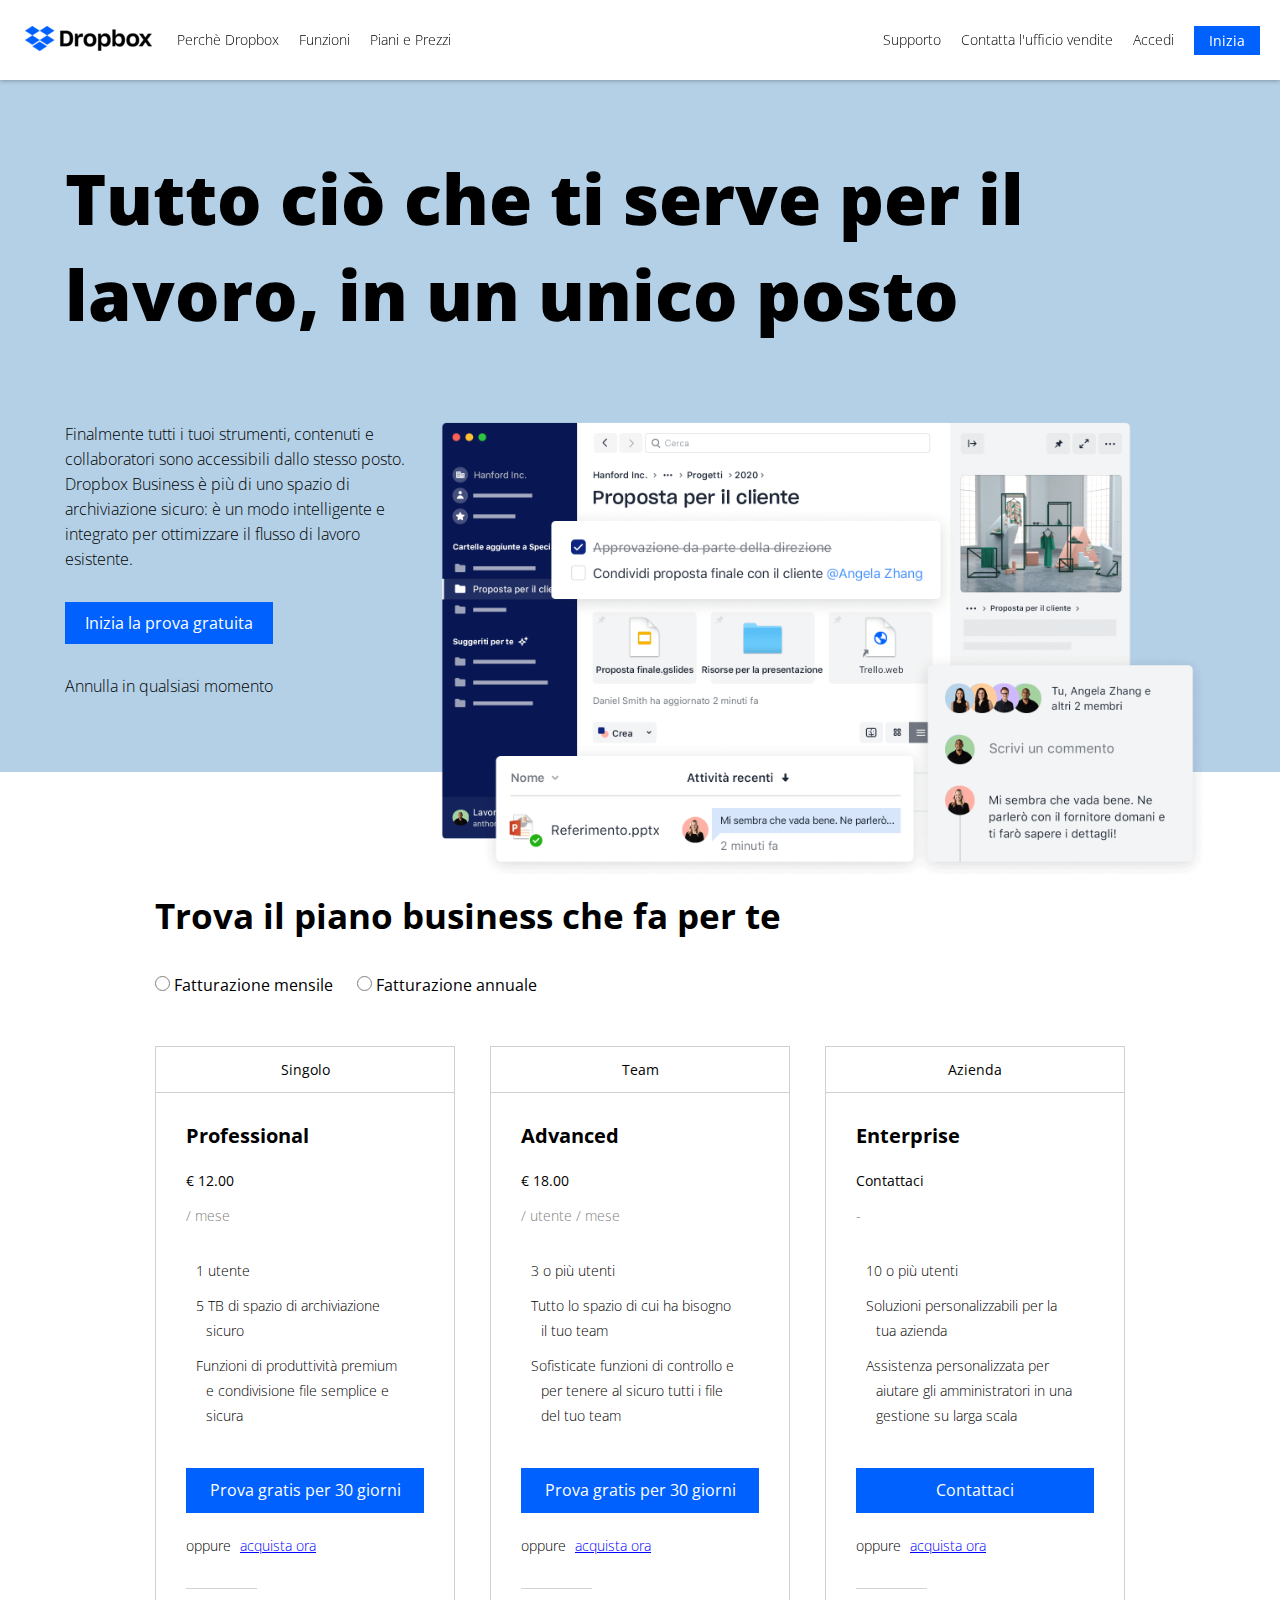
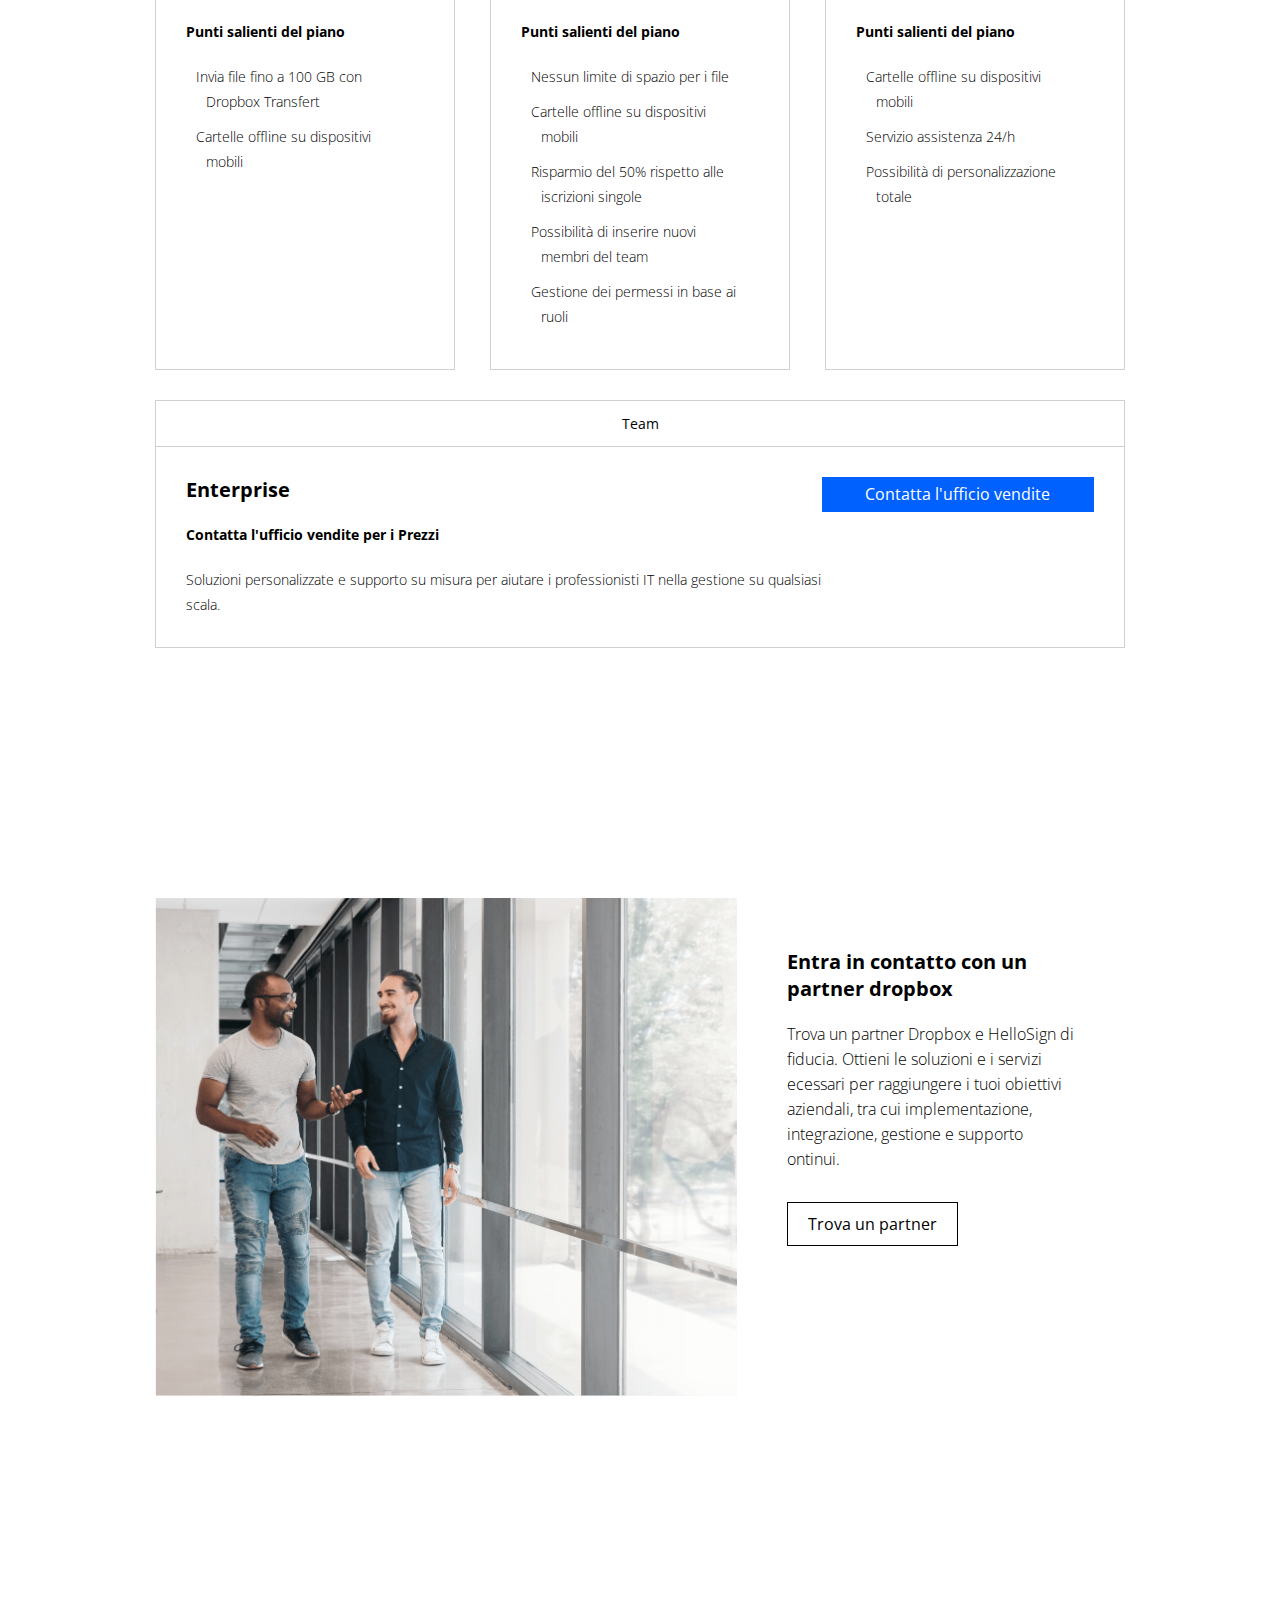
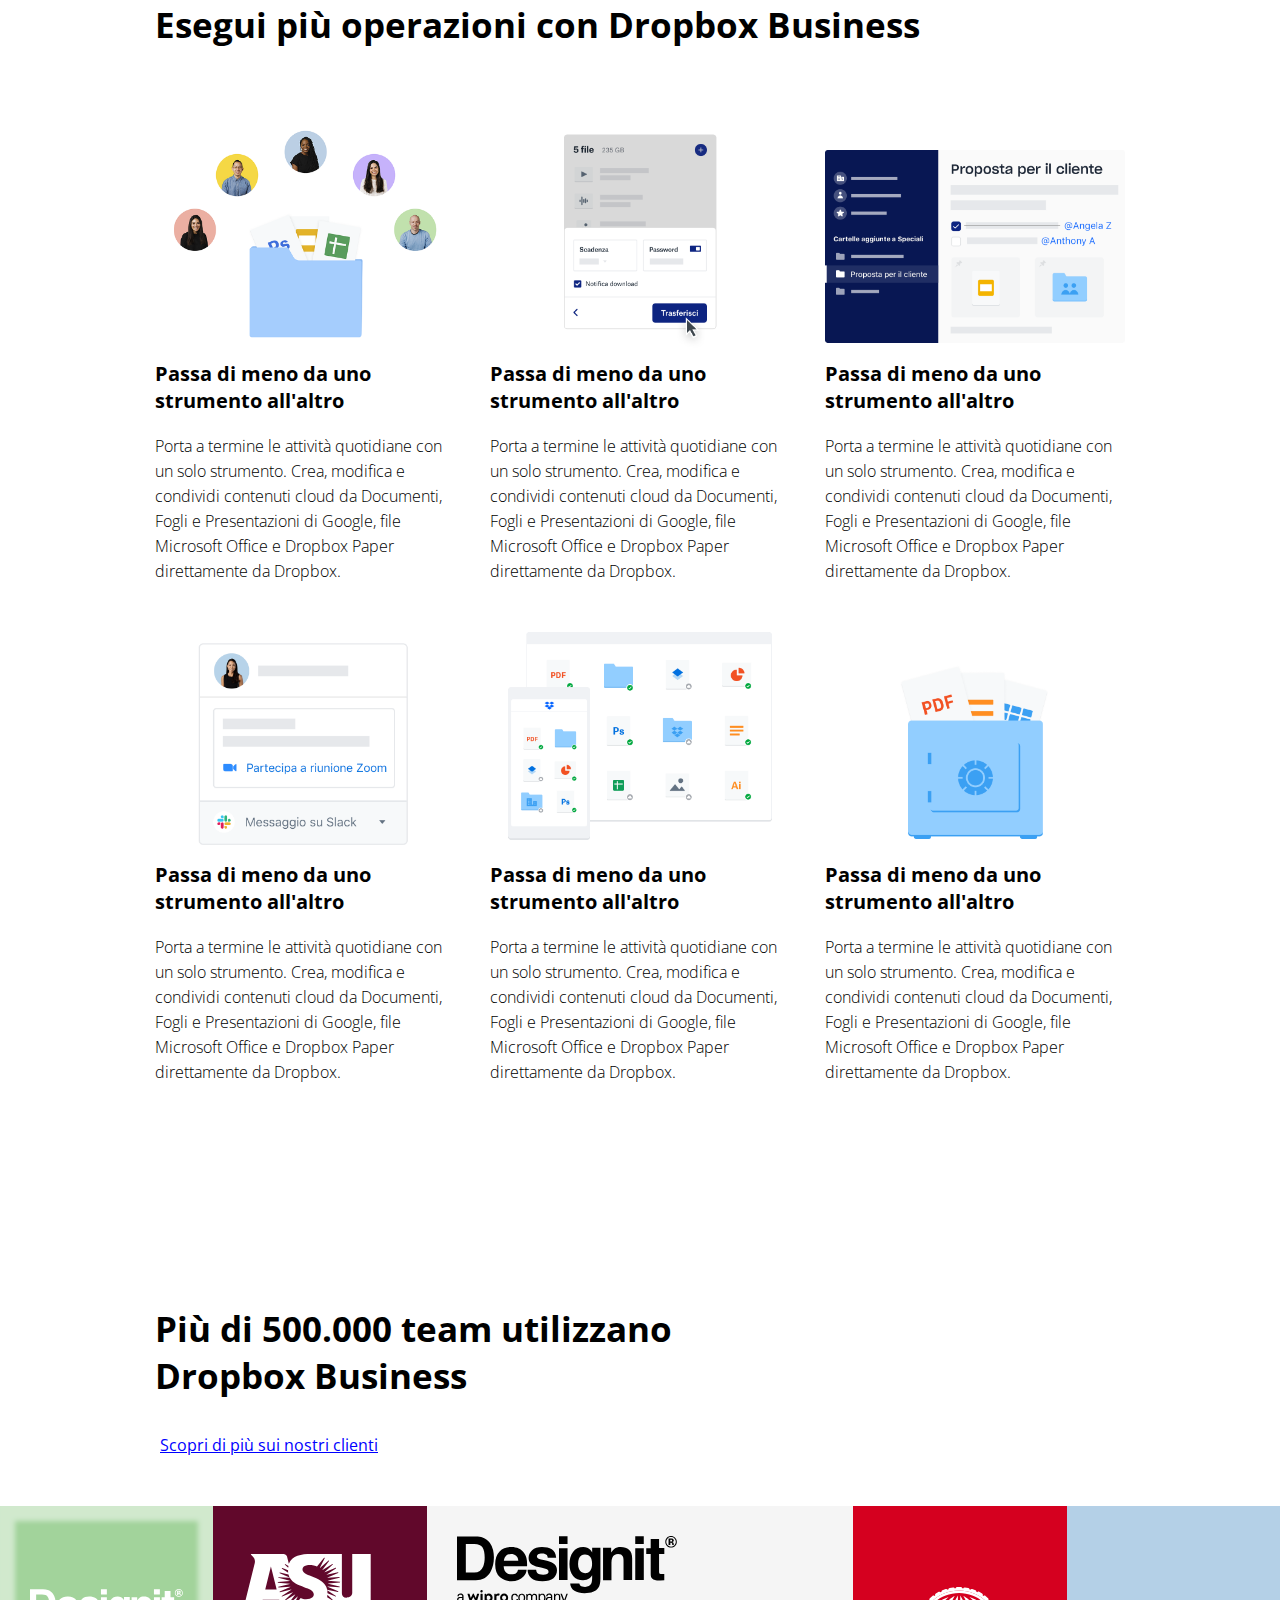
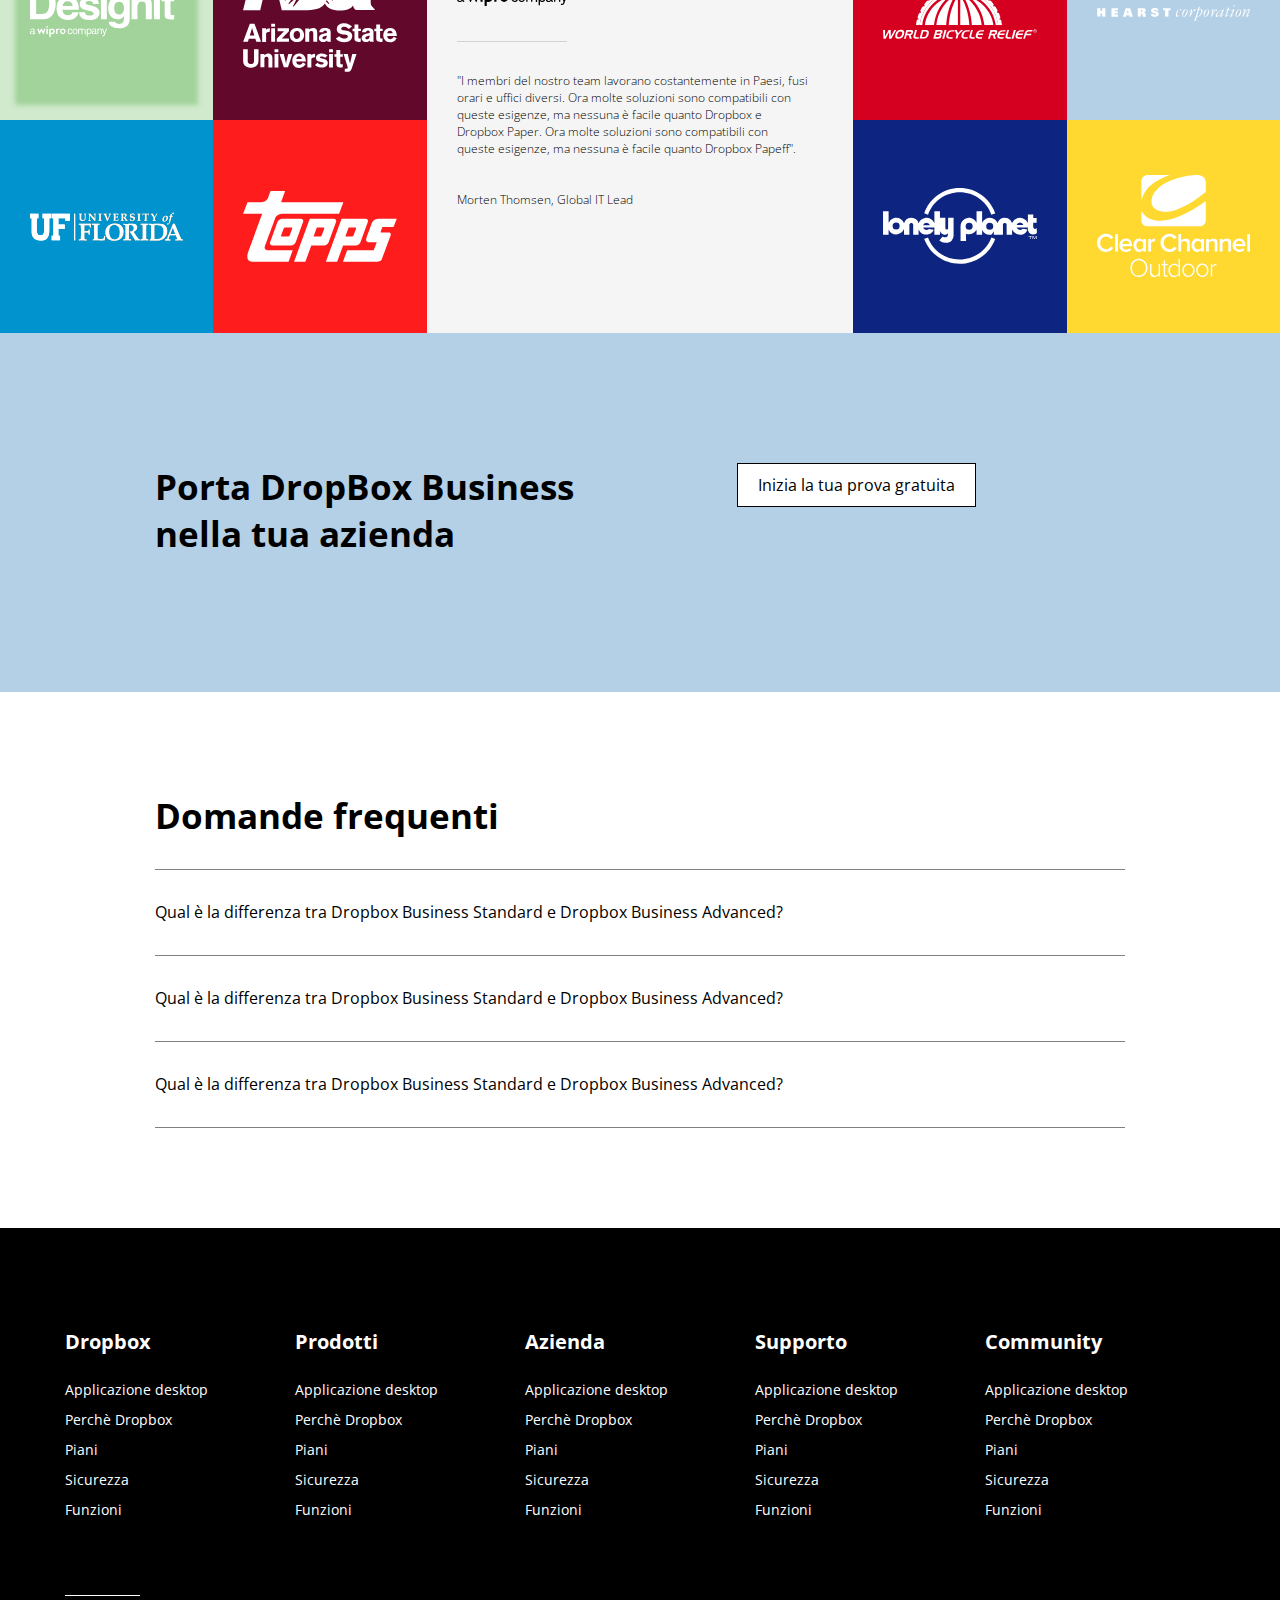
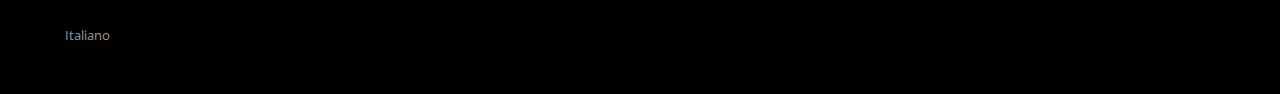
<file: index.html>
<!DOCTYPE html>
<html lang="en">
    <head>
        <meta charset="UTF-8">
        <meta http-equiv="X-UA-Compatible" content="IE=edge">
        <meta name="viewport" content="width=device-width, initial-scale=1.0">
        <link rel="stylesheet" href="css/style.css"/>
        <link rel="stylesheet" href="https://cdnjs.cloudflare.com/ajax/libs/font-awesome/6.2.1/css/all.min.css" integrity="sha512-MV7K8+y+gLIBoVD59lQIYicR65iaqukzvf/nwasF0nqhPay5w/9lJmVM2hMDcnK1OnMGCdVK+iQrJ7lzPJQd1w==" crossorigin="anonymous" referrerpolicy="no-referrer" />
        <link rel="preconnect" href="https://fonts.googleapis.com">
    <link rel="preconnect" href="https://fonts.gstatic.com" crossorigin/>
    <link href="https://fonts.googleapis.com/css2?family=Open+Sans:ital,wght@0,300;0,400;0,500;0,600;0,700;0,800;1,300;1,400;1,500;1,600;1,700;1,800&display=swap" rel="stylesheet"/>
        <title>DropBox copy</title>
    </head>
    
    <body>
        <!-- header -->
        <header class="fixed-top w-100">
            <nav class="flexed justified-sb h-100">
                <a id="header-logo" href="#"><img src="img/logo-small.png" alt="dropbox logo"></a>
                <div class="menu-box flexed justified-sb h-100">
                    <ul class="flexed l-menu">
                        <li><a href="#">Perchè Dropbox</a></li>
                        <li><a href="#">Funzioni</a></li>
                        <li><a href="#">Piani e Prezzi</a></li>
                    </ul>
                    <ul class="flexed r-menu">
                        <li><a href="#">Supporto</a></li>
                        <li><a href="#">Contatta l'ufficio vendite</a></li>
                        <li><a href="#">Accedi</a></li>
                    </ul>
                </div>
                <a href="#" id="header-btn" class="blue btn small">Inizia</a>
            </nav>
        </header>

        <!-- main -->
        <main>
            <section id="jumbotron">
                <div class="box sized-large">
                    <h1>Tutto ciò che ti serve per il lavoro, in un unico posto</h1>
                    <div class="cols flexed wrap-rev">
                        <div class="w-30 col">
                            <p>
                                Finalmente tutti i tuoi strumenti, contenuti e collaboratori sono accessibili dallo stesso posto. Dropbox Business è più di uno spazio di archiviazione sicuro: è un modo intelligente e integrato per ottimizzare il flusso di lavoro esistente.
                            </p>
                            <a class="btn blue big" href="#">Inizia la prova gratuita</a>
                            <p>Annulla in qualsiasi momento</p>
                            <a id="internal-link" href="#plans"><i class="fa-solid fa-arrow-down"></i></a>
                        </div>
                        <div class="w-70 img col">
                            <img src="img/jumbo.png" alt="dropbox business example image">
                        </div>
                    </div>
                </div>
            </section>

            <section id="plans">
                <div class="box sized-thin">
                    <h2>Trova il piano business che fa per te</h2>
                    <div class="radio-btns">
                        <span class="circle"></span> Fatturazione mensile
                        <span class="circle"></span> Fatturazione annuale
                    </div>

                    <div class="cols flexed justified-sb wrapped">
                        <div class="w-30 col">
                            <header><i class="fa-solid fa-user"></i> Singolo</header>
                            <article>
                                <h3>Professional</h3>
                                <ul>
                                    <li class="cost"><strong>&euro; 12.00</strong></li>
                                    <li class="cost-division">&#8725; mese</li>
                                    <li class="user-cap indented"><i class="fa-solid fa-user"></i> 1 utente</li>
                                    <li class="space indented"><i class="fa-solid fa-folder"></i> 5 TB di spazio di archiviazione sicuro</li>
                                    <li class="sharing indented"><i class="fa-solid fa-share-nodes"></i> Funzioni di produttività premium e condivisione file semplice e sicura</li>
                                </ul>
                                <a class="big blue btn" href="#">Prova gratis per 30 giorni</a>
                                <p>oppure <a class="buy-now" href="#">acquista ora</a></p>
                                <div class="gray-line"></div>
                                <h4>Punti salienti del piano</h4>
                                <ul>
                                    <li class="indented blue"><i class="fa-solid fa-check"></i> Invia file fino a 100 GB con Dropbox Transfert</li>
                                    <li class="indented blue"><i class="fa-solid fa-check"></i> Cartelle offline su dispositivi mobili </li>
                                </ul>
                            </article>
                        </div>
                        <div class="w-30 col">
                            <header><i class="fa-solid fa-users"></i> Team</header>
                            <article>
                                <h3>Advanced</h3>
                                <ul>
                                    <li class="cost"><strong>&euro; 18.00</strong></li>
                                    <li class="cost-division">&#8725; utente &#8725; mese</li>
                                    <li class="users-cap indented"><i class="fa-solid fa-users"></i> 3 o più utenti</li>
                                    <li class="space indented"><i class="fa-solid fa-folder"></i> Tutto lo spazio di cui ha bisogno il tuo team</li>
                                    <li class="sharing indented"><i class="fa-solid fa-share-nodes"></i> Sofisticate funzioni di controllo e per tenere al sicuro tutti i file del tuo team</li>
                                </ul>
                                <a class="big blue btn" href="#">Prova gratis per 30 giorni</a>
                                <p>oppure <a class="buy-now" href="#">acquista ora</a></p>
                                <div class="gray-line"></div>
                                <h4>Punti salienti del piano</h4>
                                <ul>
                                    <li class="indented blue"><i class="fa-solid fa-check"></i> Nessun limite di spazio per i file</li>
                                    <li class="indented blue"><i class="fa-solid fa-check"></i> Cartelle offline su dispositivi mobili</li>
                                    <li class="indented blue"><i class="fa-solid fa-check"></i> Risparmio del 50% rispetto alle iscrizioni singole</li>
                                    <li class="indented blue"><i class="fa-solid fa-check"></i> Possibilità di inserire nuovi membri del team</li>
                                    <li class="indented blue"><i class="fa-solid fa-check"></i> Gestione dei permessi in base ai ruoli</li>
                                </ul>
                            </article>
                        </div>
                        <div class="w-30 col">
                            <header> <i class="fa-solid fa-building"></i> Azienda</header>
                            <article>
                                <h3>Enterprise</h3>
                                <ul>
                                    <li class="cost"><strong>Contattaci</strong></li>
                                    <li class="cost-division">-</li>
                                    <li class="users-cap indented"><i class="fa-solid fa-user"></i> 10 o più utenti</li>
                                    <li class="space indented"><i class="fa-solid fa-folder"></i> Soluzioni personalizzabili per la tua azienda</li>
                                    <li class="sharing indented"><i class="fa-solid fa-share-nodes"></i> Assistenza personalizzata per aiutare gli amministratori in una gestione su larga scala</li>
                                </ul>
                                <a class="big blue btn" href="#">Contattaci</a>
                                <p>oppure <a class="buy-now" href="#">acquista ora</a></p>
                                <div class="gray-line"></div>
                                <h4>Punti salienti del piano</h4>
                                <ul>
                                    <li class="indented blue"><i class="fa-solid fa-check"></i> Cartelle offline su dispositivi mobili</li>
                                    <li class="indented blue"><i class="fa-solid fa-check"></i> Servizio assistenza 24/h</li>
                                    <li class="indented blue"><i class="fa-solid fa-check"></i> Possibilità di personalizzazione totale</li>
                                </ul>
                            </article>
                        </div>
                        <div class="w-100 col">
                            <header> <i class="fa-solid fa-building"></i> Team</header>
                            <article class="box flexed wrapped">
                                <div class="w-70 min-w-200">
                                    <h3>Enterprise</h3>
                                    <h4>Contatta l'ufficio vendite per i Prezzi</h4>
                                    <p>
                                        Soluzioni personalizzate e supporto su misura per aiutare i professionisti IT nella gestione su qualsiasi scala.
                                    </p>
                                </div>
                                <div class="w-30 min-w-200">
                                    <a class="btn blue" href="#">Contatta l'ufficio vendite</a>
                                </div>
                            </article>
                        </div>
                    </div>
                </div>

            </section>
            <section id="lf-partner">
                <div class="box sized-thin flexed">
                    <div class="w-60 col">
                        <img class="w-100" src="img/partner.png" alt="img">
                    </div>
                    <div class="w-40 text col">
                        <h3>Entra in contatto con un partner dropbox</h3>
                        <p>
                            Trova un partner Dropbox e HelloSign di fiducia. Ottieni le soluzioni e i servizi ecessari per raggiungere i tuoi obiettivi aziendali, tra cui implementazione, integrazione, gestione e supporto ontinui.
                        </p>
                        <a class="btn big white" href="#">Trova un partner</a>
                    </div>
                </div>
            </section>

            <section id="features">
                <div class="box sized-thin">
                    <h2>Esegui più operazioni con Dropbox Business</h2>
                    <div class="cols justified-sb flexed wrapped">
                        <div class="w-30 col">
                            <img src="img/business-feature-switching-tools.png" alt="img description">
                            <h3>Passa di meno da uno strumento all'altro</h3>
                            <p>
                                Porta a termine le attività quotidiane con un solo strumento. Crea, modifica e condividi contenuti cloud da Documenti, Fogli e Presentazioni di Google, file Microsoft Office e Dropbox Paper direttamente da Dropbox.
                            </p>
                        </div>
                        <div class="w-30 col">
                            <img src="img/business-feature-send-files-it.png" alt="img description">
                            <h3>Passa di meno da uno strumento all'altro</h3>
                            <p>
                                Porta a termine le attività quotidiane con un solo strumento. Crea, modifica e condividi contenuti cloud da Documenti, Fogli e Presentazioni di Google, file Microsoft Office e Dropbox Paper direttamente da Dropbox.
                            </p>
                        </div>
                        <div class="w-30 col">
                            <img src="img/business-feature-coordinate-it.png" alt="img description">
                            <h3>Passa di meno da uno strumento all'altro</h3>
                            <p>
                                Porta a termine le attività quotidiane con un solo strumento. Crea, modifica e condividi contenuti cloud da Documenti, Fogli e Presentazioni di Google, file Microsoft Office e Dropbox Paper direttamente da Dropbox.
                            </p>
                        </div>
                        <div class="w-30 col">
                            <img src="img/business-feature-integrations-it.png" alt="img description">
                            <h3>Passa di meno da uno strumento all'altro</h3>
                            <p>
                                Porta a termine le attività quotidiane con un solo strumento. Crea, modifica e condividi contenuti cloud da Documenti, Fogli e Presentazioni di Google, file Microsoft Office e Dropbox Paper direttamente da Dropbox.
                            </p>
                        </div>
                        <div class="w-30 col">
                            <img src="img/business-feature-multi-device.png" alt="img description">
                            <h3>Passa di meno da uno strumento all'altro</h3>
                            <p>
                                Porta a termine le attività quotidiane con un solo strumento. Crea, modifica e condividi contenuti cloud da Documenti, Fogli e Presentazioni di Google, file Microsoft Office e Dropbox Paper direttamente da Dropbox.
                            </p>
                        </div>
                        <div class="w-30 col">
                            <img src="img/business-feature-security.png" alt="img description">
                            <h3>Passa di meno da uno strumento all'altro</h3>
                            <p>
                                Porta a termine le attività quotidiane con un solo strumento. Crea, modifica e condividi contenuti cloud da Documenti, Fogli e Presentazioni di Google, file Microsoft Office e Dropbox Paper direttamente da Dropbox.
                            </p>
                        </div>

                    </div>
                </div>
            </section>

            <section id="partners">
                <div class="box sized-thin">
                    <h2 class="w-60">Più di 500.000 team utilizzano Dropbox Business</h2>
                    <a href="#">Scopri di più sui nostri clienti</a>
                </div>

                <div class="squares flexed">
                    <div class="big-square flexed wrapped">
                        <div id="designit" class="square selected">
                            <img src="img/designit.svg" alt="Designit logo">
                        </div>
                        <div id="asu" class="square">
                            <img src="img/arizona_state_university.svg" alt="Arizona State University logo">
                        </div>
                        <div id="uf" class="square">
                            <img src="img/university_of_florida.svg" alt="University of Florida logo">
                        </div>
                        <div id="topps" class="square">
                            <img src="img/topps.svg" alt="Topps logo">
                        </div>
                    </div>
                    <div class="big-square center">
                        <img class="w-60" src="img/designit.svg" alt="Designit logo">
                        <div class="gray-line"></div>
                        <p>
                            "I membri del nostro team lavorano costantemente in Paesi, fusi orari e uffici diversi. Ora molte soluzioni sono compatibili con queste esigenze, ma nessuna è facile quanto Dropbox e Dropbox Paper. Ora molte soluzioni sono compatibili con queste esigenze, ma nessuna è facile quanto Dropbox Papeff".
                            <br>
                            <br>
                            <br>
                            Morten Thomsen, Global IT Lead
                        </p>
                    </div>
                    <div class="big-square flexed wrapped">
                        <div id="wbr" class="square">
                            <img src="img/world_bicycle_relief.svg" alt="World Bicycle Relief logo">
                        </div>
                        <div id="hearst" class="square">
                            <img src="img/hearst_corp.svg" alt="Hearst Corporation logo">
                        </div>
                        <div id="lp" class="square">
                            <img src="img/lonely_planet.svg" alt="Lonely Planet logo">
                        </div>
                        <div id="cc" class="square">
                            <img src="img/clear_channel.svg" alt="Clear Channel logo">
                        </div>
                    </div>
                </div>
            </section>

            

            <section id="free-trial">
                <div class="box sized-thin flexed justified-sb">
                    <div class="col w-50">
                        <h2>Porta DropBox Business nella tua azienda</h2>
                    </div>
                    <div class="w-40 col">
                        <a class="btn white big" href="#">Inizia la tua prova gratuita</a>
                    </div>
                </div>
            </section>

            <section id="faq">
                <div class="sized-thin">
                    <h2>Domande frequenti</h2>
                    <div class="question-box flexed wrapped">
                        <div class="question w-70">
                            <p><strong>Qual è la differenza tra Dropbox Business Standard e Dropbox Business Advanced?</strong></p>
                        </div>
                        <div class="arrow w-30"><i class="fa-solid fa-chevron-down"></i></div>
                        <div class="hidden answer w-100">
                            <p>
                                Lorem ipsum dolor, sit amet consectetur adipisicing elit. Maxime voluptates aliquid fuga nesciunt ab expedita tempora voluptatem, optio eius dolore perspiciatis quidem quas numquam animi pariatur commodi excepturi dolorum molestiae!
                            </p>
                        </div>
                    </div>

                    <div class="question-box flexed wrapped">
                        <div class="question w-70">
                            <p><strong>Qual è la differenza tra Dropbox Business Standard e Dropbox Business Advanced?</strong></p>
                        </div>
                        <div class="arrow w-30"><i class="fa-solid fa-chevron-down"></i></div>
                        <div class="hidden answer w-100">
                            <p>
                                Lorem ipsum dolor, sit amet consectetur adipisicing elit. Maxime voluptates aliquid fuga nesciunt ab expedita tempora voluptatem, optio eius dolore perspiciatis quidem quas numquam animi pariatur commodi excepturi dolorum molestiae!
                            </p>
                        </div>
                    </div>

                    <div class="question-box flexed wrapped">
                        <div class="question w-70">
                            <p><strong>Qual è la differenza tra Dropbox Business Standard e Dropbox Business Advanced?</strong></p>
                        </div>
                        <div class="arrow w-30"><i class="fa-solid fa-chevron-down"></i></div>
                        <div class="hidden answer w-100">
                            <p>
                                Lorem ipsum dolor, sit amet consectetur adipisicing elit. Maxime voluptates aliquid fuga nesciunt ab expedita tempora voluptatem, optio eius dolore perspiciatis quidem quas numquam animi pariatur commodi excepturi dolorum molestiae!
                            </p>
                        </div>
                    </div>
                </div>

            </section>
        </main>

        <!-- footer -->
        <footer>
            <div class="box sized-large">
                <ul class="cols flexed wrapped">
                    <li class="col w-20"> 
                        <h3>Dropbox</h3>
                        <ul>
                            <li><a href="#">Applicazione desktop</a></li>
                            <li><a href="#">Perchè Dropbox</a></li>
                            <li><a href="#">Piani</a></li>
                            <li><a href="#">Sicurezza</a></li>
                            <li><a href="#">Funzioni</a></li>
                        </ul>
                    </li>
                    <li class="col w-20"> 
                        <h3>Prodotti</h3>
                        <ul>
                            <li><a href="#">Applicazione desktop</a></li>
                            <li><a href="#">Perchè Dropbox</a></li>
                            <li><a href="#">Piani</a></li>
                            <li><a href="#">Sicurezza</a></li>
                            <li><a href="#">Funzioni</a></li>
                        </ul>
                    </li>
                    <li class="col w-20"> 
                        <h3>Azienda</h3>
                        <ul>
                            <li><a href="#">Applicazione desktop</a></li>
                            <li><a href="#">Perchè Dropbox</a></li>
                            <li><a href="#">Piani</a></li>
                            <li><a href="#">Sicurezza</a></li>
                            <li><a href="#">Funzioni</a></li>
                        </ul>
                    </li>
                    <li class="col w-20"> 
                        <h3>Supporto</h3>
                        <ul>
                            <li><a href="#">Applicazione desktop</a></li>
                            <li><a href="#">Perchè Dropbox</a></li>
                            <li><a href="#">Piani</a></li>
                            <li><a href="#">Sicurezza</a></li>
                            <li><a href="#">Funzioni</a></li>
                        </ul>
                    </li>
                    <li class="col w-20"> 
                        <h3>Community</h3>
                        <ul>
                            <li><a href="#">Applicazione desktop</a></li>
                            <li><a href="#">Perchè Dropbox</a></li>
                            <li><a href="#">Piani</a></li>
                            <li><a href="#">Sicurezza</a></li>
                            <li><a href="#">Funzioni</a></li>
                        </ul>
                    </li>
                </ul>

                <div class="box language">
                    <i class="fa-solid fa-earth-europe"></i> Italiano <i class="fa-solid fa-caret-up"></i>
                </div>

            </div>
        </footer>

    </body>
</html>
</file>
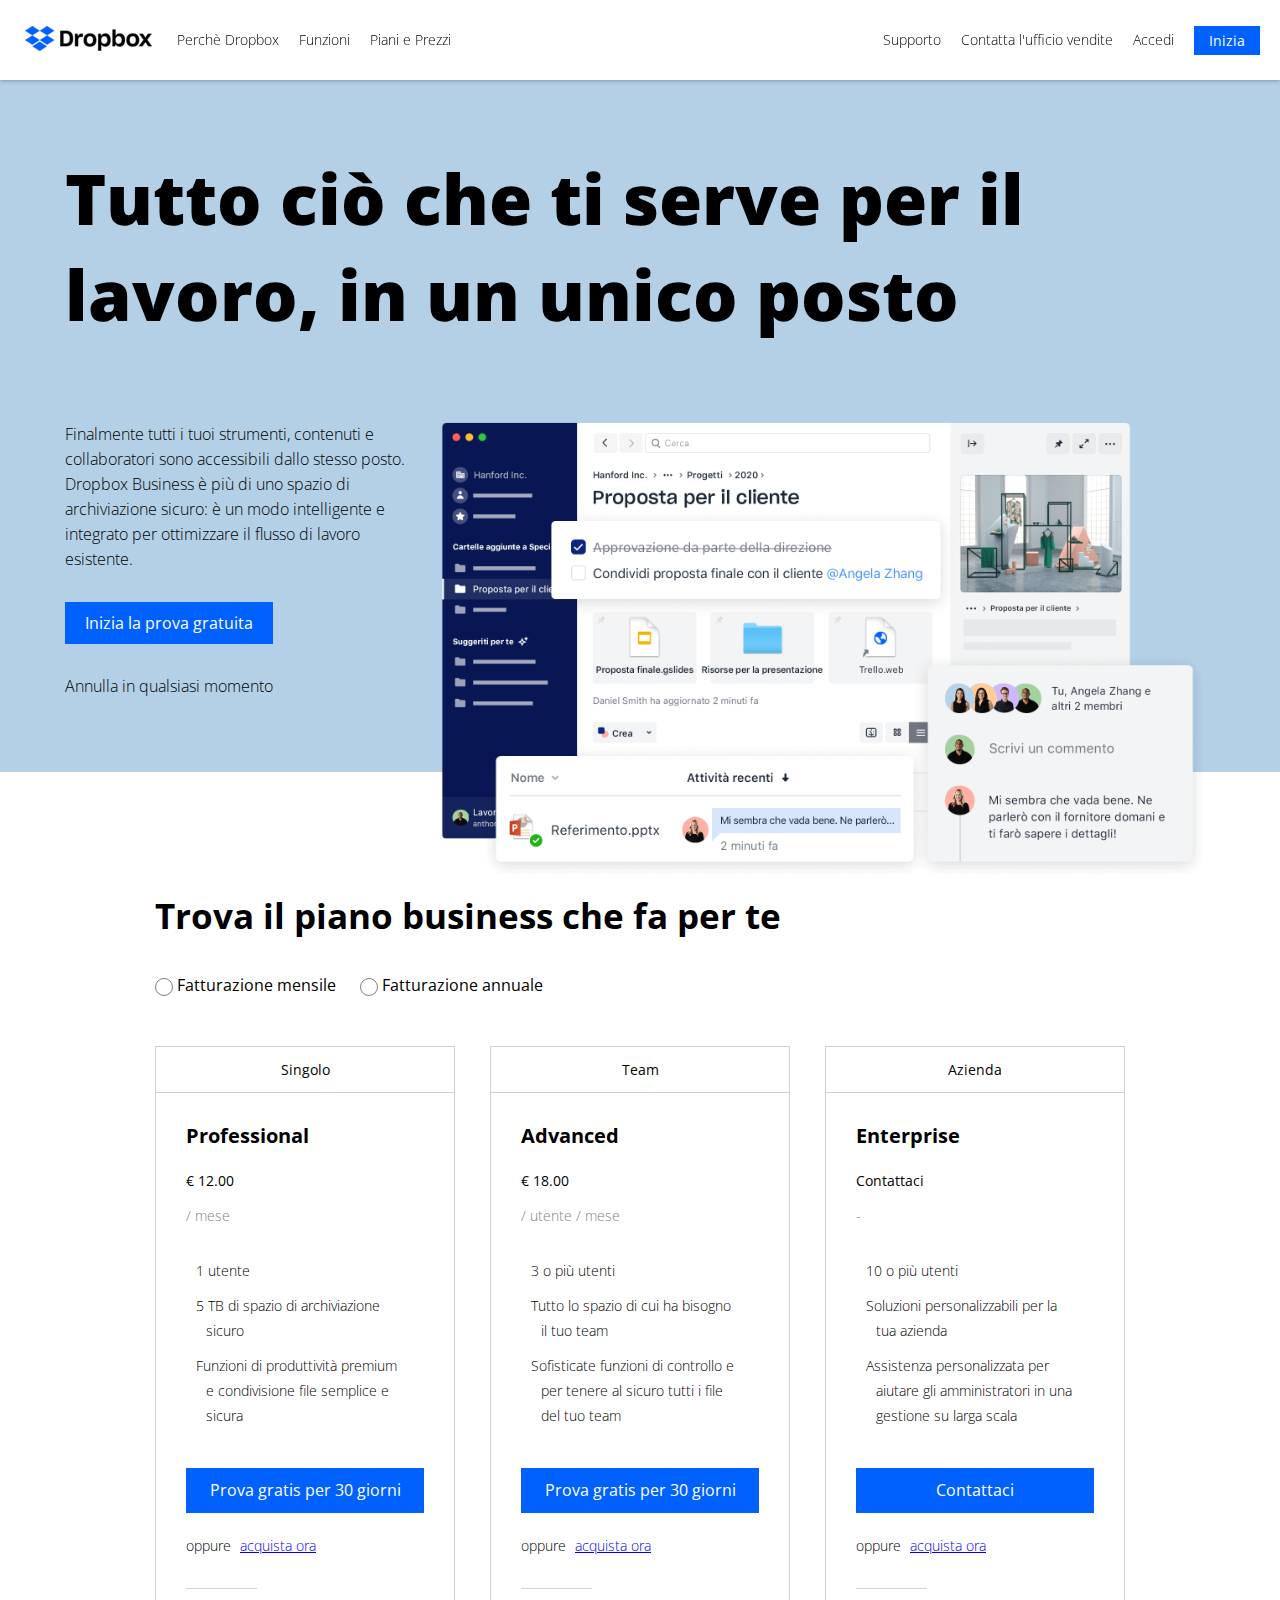
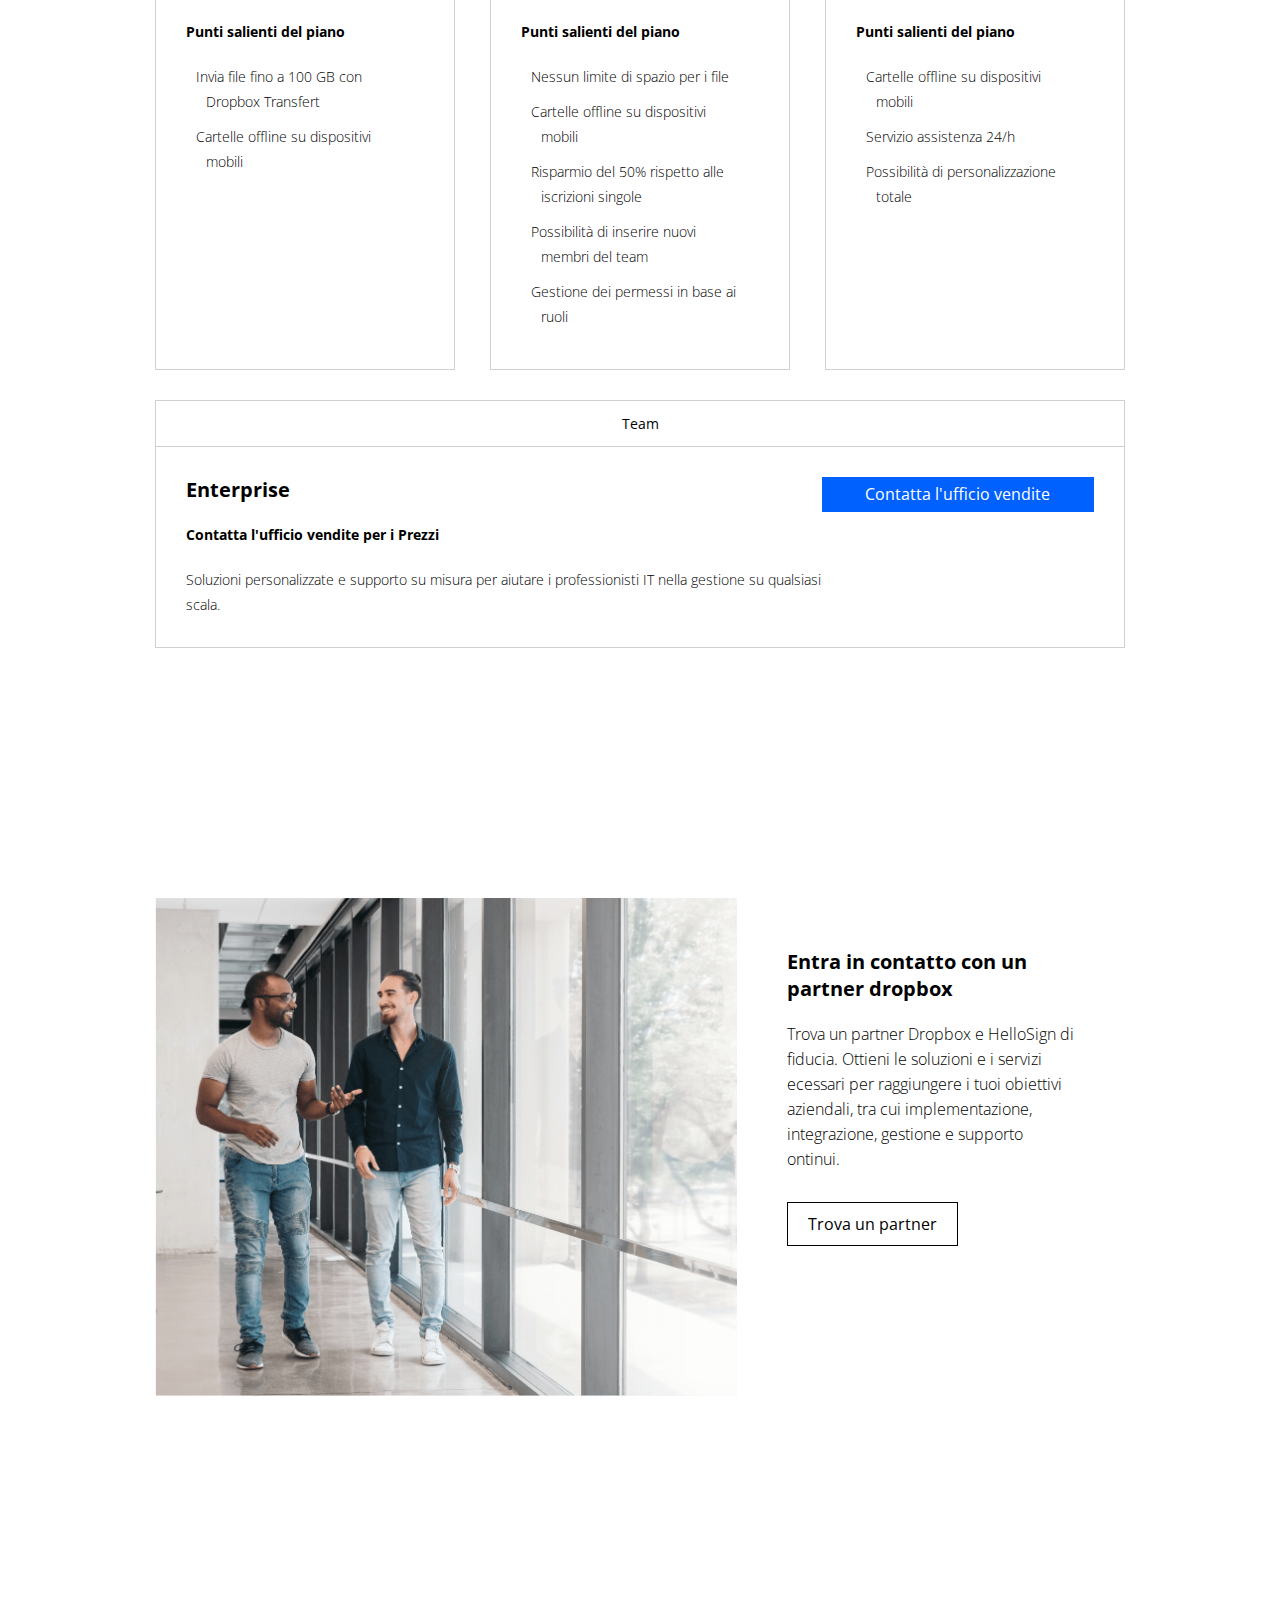
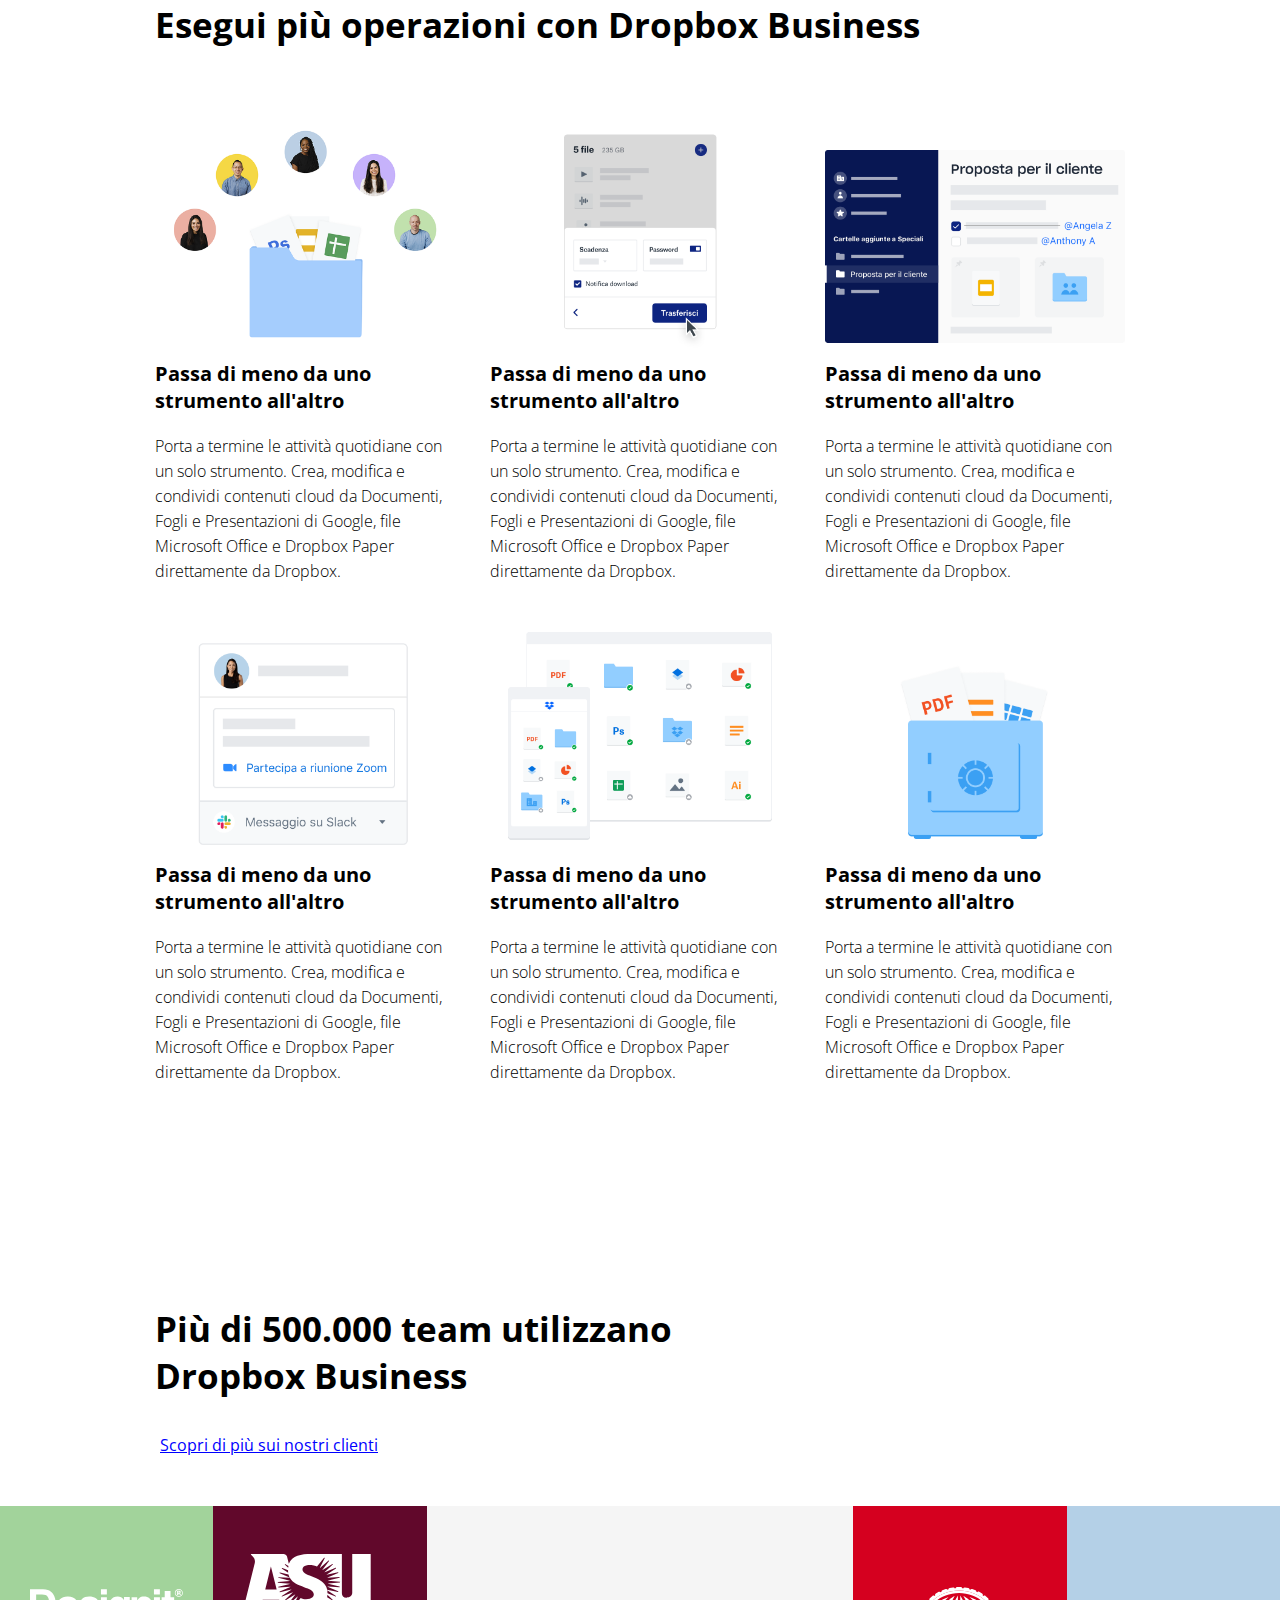
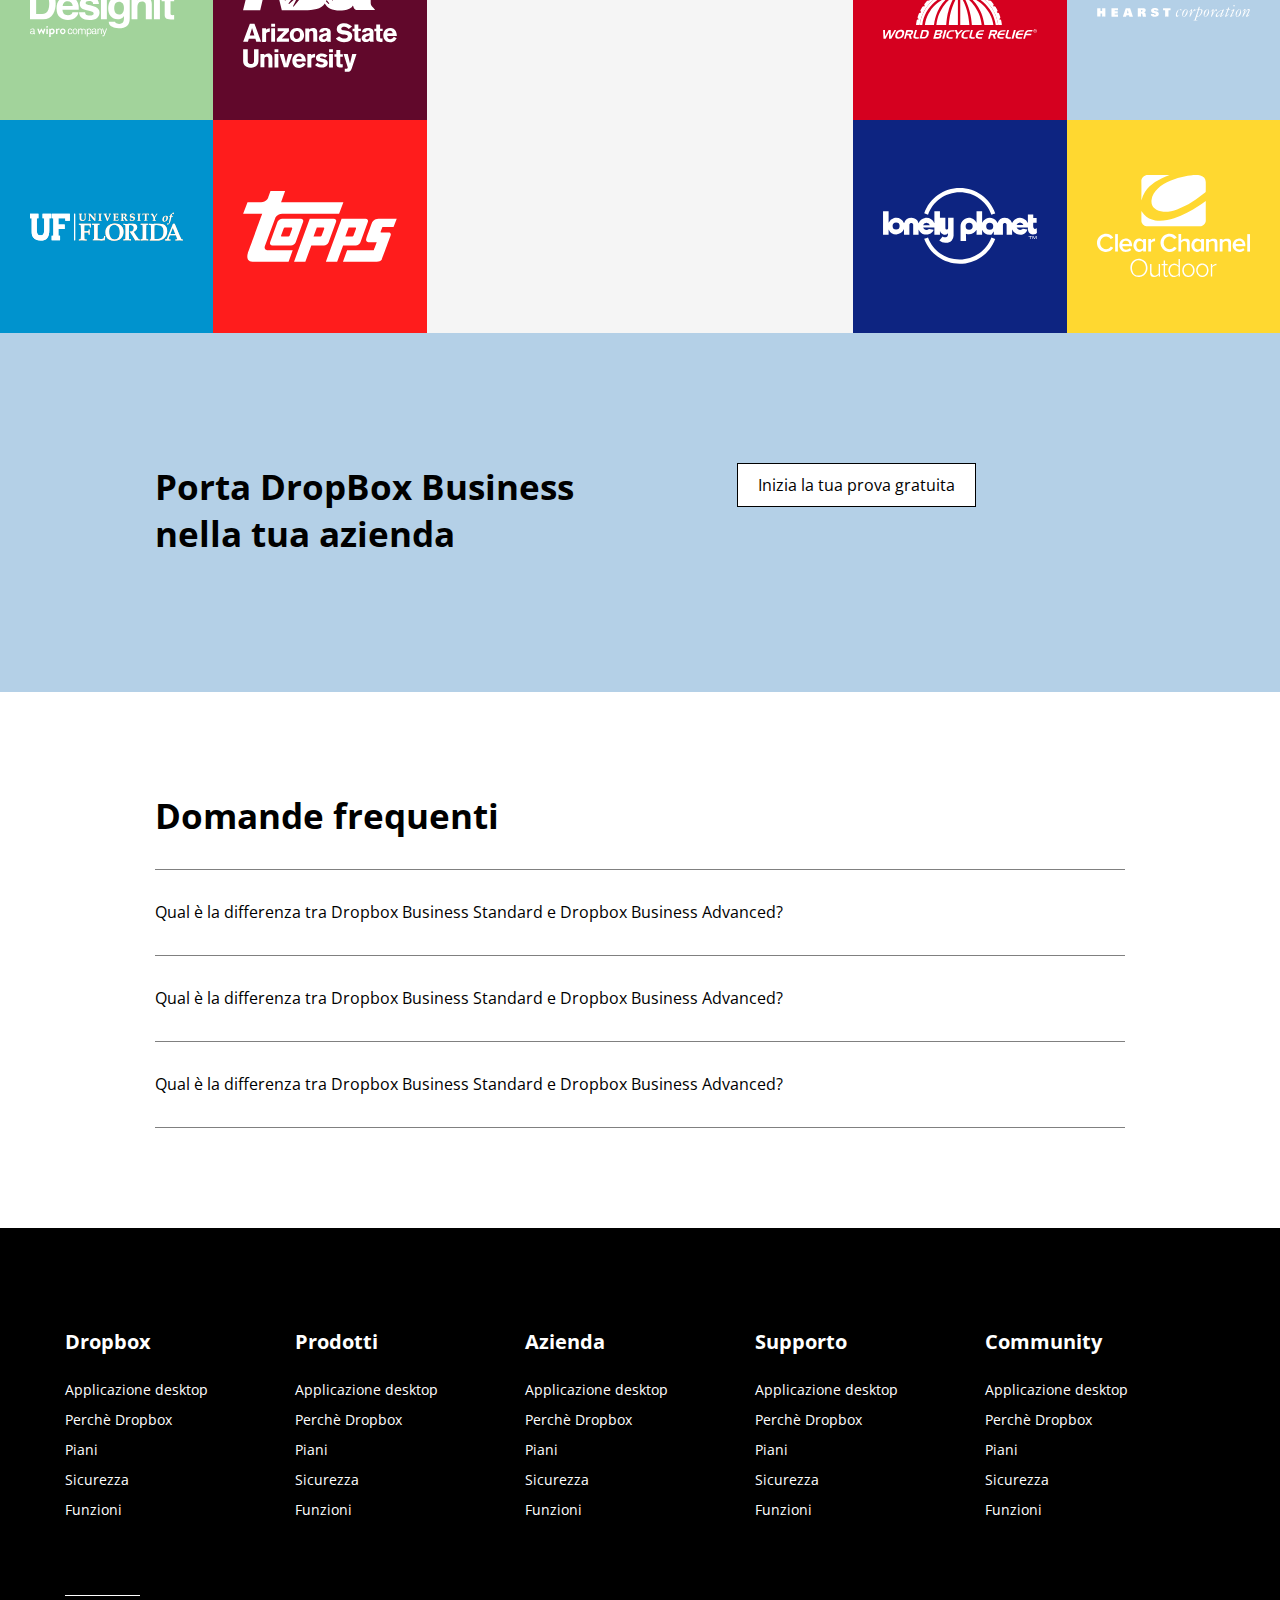
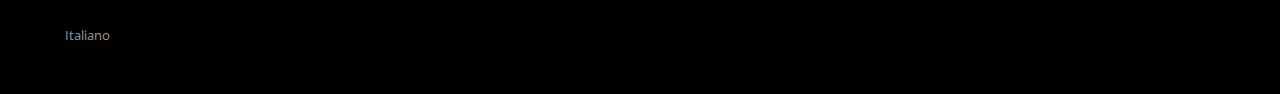
<file: bonus/index.html>
<!DOCTYPE html>
<html lang="en">
    <head>
        <meta charset="UTF-8">
        <meta http-equiv="X-UA-Compatible" content="IE=edge">
        <meta name="viewport" content="width=device-width, initial-scale=1.0">
        <link rel="stylesheet" href="css/style.css"/>
        <link rel="stylesheet" href="https://cdnjs.cloudflare.com/ajax/libs/font-awesome/6.2.1/css/all.min.css" integrity="sha512-MV7K8+y+gLIBoVD59lQIYicR65iaqukzvf/nwasF0nqhPay5w/9lJmVM2hMDcnK1OnMGCdVK+iQrJ7lzPJQd1w==" crossorigin="anonymous" referrerpolicy="no-referrer" />
        <link rel="preconnect" href="https://fonts.googleapis.com">
        <link rel="preconnect" href="https://fonts.gstatic.com" crossorigin/>
        <link href="https://fonts.googleapis.com/css2?family=Open+Sans:ital,wght@0,300;0,400;0,500;0,600;0,700;0,800;1,300;1,400;1,500;1,600;1,700;1,800&display=swap" rel="stylesheet"/>
        <title>DropBox copy</title>
    </head>
    
    <body>
        <!-- header -->
        <header class="fixed-top w-100">
            <nav class="flexed justified-sb h-100">
                <a id="header-logo" href="#"><img src="../img/logo-small.png" alt="dropbox logo"></a>
                <div class="menu-box flexed justified-sb h-100">
                    <ul class="flexed left top-menu">
                        <li>
                            <a href="#">Perchè Dropbox</a>
                            <nav class="hidden sub-menu">
                                <div class="sub-box">
                                    <h4>Panoramica</h4>
                                    <ul>
                                        <li><a href="#">Ispirati</a></li>
                                        <li><a href="#">Cosa dicono i clienti</a></li>
                                        <li><a href="#">Integrazioni di app</a></li>
                                        <li><a href="#">Risorse</a></li>
                                    </ul>
                                </div>
                                <div class="sub-box">
                                    <h4>Lavora al meglio con Dropbox</h4>
                                    <ul>
                                        <li><a href="#">Condividi file</a></li>
                                        <li><a href="#">Archivia e organizza</a></li>
                                        <li><a href="#">Sincronizza i tuoi dispositivi</a></li>
                                        <li><a href="#">Proteggi i tuoi dati</a></li>
                                        <li><a href="#">Connetti tra loro i membri del team in remoto</a></li>
                                        <li><a href="#">Fai avanzare il tuo lavoro</a></li>
                                        <li><a href="#">Backup sempre attivo</a></li>
                                        <li><a href="#">Firma un documento</a></li>
                                        <li><a href="#">Monitora i dati analitici dei documenti</a></li>
                                    </ul>
                                </div>
                            </nav>
                        </li>
                        <li>
                            <a href="#">Funzioni</a>
                            <nav class="hidden sub-menu">
                                <div class="sub-box">
                                    <h4>Non limitarti all'archiviazione di file con Dropbox</h4>
                                    <ul class="sub-functions-list sub-box">
                                        <li>
                                            <a href="#">
                                                <img src="img/functions-icon.png" alt="description icon"/>
                                                <div>
                                                    <h4>Dropbox</h4>
                                                    <p>Archivia, condividi e accedi ai file su tutti i dispositivi</p>
                                                </div>
                                            </a>
                                        </li>
                                        <li>
                                            <a href="#">
                                                <img src="img/functions-icon.png" alt="description icon"/>
                                                <div>
                                                    <h4>Dropbox Sign</h4>
                                                    <p>Richiedi e aggiungi firme ai documenti</p>
                                                </div>
                                            </a>
                                        </li>
                                        <li>
                                            <a href="#">
                                                <img src="img/functions-icon.png" alt="description icon"/>
                                                <div>
                                                    <h4>DocSend</h4>
                                                    <p>Invia documenti in modo sicuro e tieni traccia dell'attività</p>
                                                </div>
                                            </a>
                                        </li>
                                        <li>
                                            <a href="#">
                                                <img src="img/functions-icon.png" alt="description icon"/>
                                                <div>
                                                    <h4>Capture</h4>
                                                    <p>Crea registrazioni dello schermo e videomessaggi</p>
                                                </div>
                                            </a>
                                        </li>
                                        <li>
                                            <a href="#">
                                                <img src="img/functions-icon.png" alt="description icon"/>
                                                <div>
                                                    <h4>Accesso anticipato</h4>
                                                    <p>Scopri in anteprima le nuove esperienze del prodotto</p>
                                                </div>
                                            </a>
                                        </li>
                                    </ul>
                                </div>
                            </nav>
                        </li>
                        <li><a href="#">Piani e Prezzi</a></li>
                    </ul>
                    <ul class="flexed right top-menu">
                        <li>
                            <a href="#">Supporto</a>
                            <nav class="hidden sub-menu">
                                <div class="sub-box">
                                    <ul>
                                        <li><a href="#">Centro assistenza</a></li>
                                        <li><a href="#">Forum della community</a></li>
                                    </ul>
                                </div>
                            </nav>
                        </li>
                        <li>
                            <a href="#">Contatta l'ufficio vendite</a>
                            <nav class="hidden sub-menu">
                                <div class="sub-box">
                                    <ul>
                                        <li><a href="mailto:dropbox@example.com">Invia email</a></li>
                                        <li><a href="tel:+391231212123">+39 0121212123</a></li>
                                    </ul>
                                </div>
                            </nav>
                        </li>
                        <li><a href="#">Accedi</a></li>
                    </ul>
                </div>
                <a href="#" id="header-btn" class="blue btn small">Inizia</a>
            </nav>
        </header>

        <!-- main -->
        <main>
            <section id="jumbotron">
                <div class="box sized-large">
                    <h1>Tutto ciò che ti serve per il lavoro, in un unico posto</h1>
                    <div class="cols flexed wrap-rev">
                        <div class="w-30 col">
                            <p>
                                Finalmente tutti i tuoi strumenti, contenuti e collaboratori sono accessibili dallo stesso posto. Dropbox Business è più di uno spazio di archiviazione sicuro: è un modo intelligente e integrato per ottimizzare il flusso di lavoro esistente.
                            </p>
                            <a class="btn blue big" href="#">Inizia la prova gratuita</a>
                            <p>Annulla in qualsiasi momento</p>
                            <a id="internal-link" href="#plans"><i class="fa-solid fa-arrow-down"></i></a>
                        </div>
                        <div class="w-70 img col">
                            <img src="../img/jumbo.png" alt="dropbox business example image">
                        </div>
                    </div>
                </div>
            </section>

            <section id="plans">
                <div class="box sized-thin">
                    <h2>Trova il piano business che fa per te</h2>
                    <div class="radio-btns">
                        <span class="circle"></span> Fatturazione mensile
                        <span class="circle"></span> Fatturazione annuale
                    </div>

                    <div class="cols flexed justified-sb wrapped">
                        <div class="w-30 col">
                            <header><i class="fa-solid fa-user"></i> Singolo</header>
                            <article>
                                <h3>Professional</h3>
                                <ul>
                                    <li class="cost"><strong>&euro; 12.00</strong></li>
                                    <li class="cost-division">&#8725; mese</li>
                                    <li class="user-cap indented"><i class="fa-solid fa-user"></i> 1 utente</li>
                                    <li class="space indented"><i class="fa-solid fa-folder"></i> 5 TB di spazio di archiviazione sicuro</li>
                                    <li class="sharing indented"><i class="fa-solid fa-share-nodes"></i> Funzioni di produttività premium e condivisione file semplice e sicura</li>
                                </ul>
                                <a class="big blue btn" href="#">Prova gratis per 30 giorni</a>
                                <p>oppure <a class="buy-now" href="#">acquista ora</a></p>
                                <div class="gray-line"></div>
                                <h4>Punti salienti del piano</h4>
                                <ul>
                                    <li class="indented blue"><i class="fa-solid fa-check"></i> Invia file fino a 100 GB con Dropbox Transfert</li>
                                    <li class="indented blue"><i class="fa-solid fa-check"></i> Cartelle offline su dispositivi mobili </li>
                                </ul>
                            </article>
                        </div>
                        <div class="w-30 col">
                            <header><i class="fa-solid fa-users"></i> Team</header>
                            <article>
                                <h3>Advanced</h3>
                                <ul>
                                    <li class="cost"><strong>&euro; 18.00</strong></li>
                                    <li class="cost-division">&#8725; utente &#8725; mese</li>
                                    <li class="users-cap indented"><i class="fa-solid fa-users"></i> 3 o più utenti</li>
                                    <li class="space indented"><i class="fa-solid fa-folder"></i> Tutto lo spazio di cui ha bisogno il tuo team</li>
                                    <li class="sharing indented"><i class="fa-solid fa-share-nodes"></i> Sofisticate funzioni di controllo e per tenere al sicuro tutti i file del tuo team</li>
                                </ul>
                                <a class="big blue btn" href="#">Prova gratis per 30 giorni</a>
                                <p>oppure <a class="buy-now" href="#">acquista ora</a></p>
                                <div class="gray-line"></div>
                                <h4>Punti salienti del piano</h4>
                                <ul>
                                    <li class="indented blue"><i class="fa-solid fa-check"></i> Nessun limite di spazio per i file</li>
                                    <li class="indented blue"><i class="fa-solid fa-check"></i> Cartelle offline su dispositivi mobili</li>
                                    <li class="indented blue"><i class="fa-solid fa-check"></i> Risparmio del 50% rispetto alle iscrizioni singole</li>
                                    <li class="indented blue"><i class="fa-solid fa-check"></i> Possibilità di inserire nuovi membri del team</li>
                                    <li class="indented blue"><i class="fa-solid fa-check"></i> Gestione dei permessi in base ai ruoli</li>
                                </ul>
                            </article>
                        </div>
                        <div class="w-30 col">
                            <header> <i class="fa-solid fa-building"></i> Azienda</header>
                            <article>
                                <h3>Enterprise</h3>
                                <ul>
                                    <li class="cost"><strong>Contattaci</strong></li>
                                    <li class="cost-division">-</li>
                                    <li class="users-cap indented"><i class="fa-solid fa-user"></i> 10 o più utenti</li>
                                    <li class="space indented"><i class="fa-solid fa-folder"></i> Soluzioni personalizzabili per la tua azienda</li>
                                    <li class="sharing indented"><i class="fa-solid fa-share-nodes"></i> Assistenza personalizzata per aiutare gli amministratori in una gestione su larga scala</li>
                                </ul>
                                <a class="big blue btn" href="#">Contattaci</a>
                                <p>oppure <a class="buy-now" href="#">acquista ora</a></p>
                                <div class="gray-line"></div>
                                <h4>Punti salienti del piano</h4>
                                <ul>
                                    <li class="indented blue"><i class="fa-solid fa-check"></i> Cartelle offline su dispositivi mobili</li>
                                    <li class="indented blue"><i class="fa-solid fa-check"></i> Servizio assistenza 24/h</li>
                                    <li class="indented blue"><i class="fa-solid fa-check"></i> Possibilità di personalizzazione totale</li>
                                </ul>
                            </article>
                        </div>
                        <div class="w-100 col">
                            <header> <i class="fa-solid fa-building"></i> Team</header>
                            <article class="box flexed wrapped">
                                <div class="w-70 min-w-200">
                                    <h3>Enterprise</h3>
                                    <h4>Contatta l'ufficio vendite per i Prezzi</h4>
                                    <p>
                                        Soluzioni personalizzate e supporto su misura per aiutare i professionisti IT nella gestione su qualsiasi scala.
                                    </p>
                                </div>
                                <div class="w-30 min-w-200">
                                    <a class="btn blue" href="#">Contatta l'ufficio vendite</a>
                                </div>
                            </article>
                        </div>
                    </div>
                </div>

            </section>
            <section id="lf-partner">
                <div class="box sized-thin flexed">
                    <div class="w-60 col">
                        <img class="w-100" src="../img/partner.png" alt="img">
                    </div>
                    <div class="w-40 text col">
                        <h3>Entra in contatto con un partner dropbox</h3>
                        <p>
                            Trova un partner Dropbox e HelloSign di fiducia. Ottieni le soluzioni e i servizi ecessari per raggiungere i tuoi obiettivi aziendali, tra cui implementazione, integrazione, gestione e supporto ontinui.
                        </p>
                        <a class="btn big white" href="#">Trova un partner</a>
                    </div>
                </div>
            </section>

            <section id="features">
                <div class="box sized-thin">
                    <h2>Esegui più operazioni con Dropbox Business</h2>
                    <div class="cols justified-sb flexed wrapped">
                        <div class="w-30 col">
                            <img src="../img/business-feature-switching-tools.png" alt="img description">
                            <h3>Passa di meno da uno strumento all'altro</h3>
                            <p>
                                Porta a termine le attività quotidiane con un solo strumento. Crea, modifica e condividi contenuti cloud da Documenti, Fogli e Presentazioni di Google, file Microsoft Office e Dropbox Paper direttamente da Dropbox.
                            </p>
                        </div>
                        <div class="w-30 col">
                            <img src="../img/business-feature-send-files-it.png" alt="img description">
                            <h3>Passa di meno da uno strumento all'altro</h3>
                            <p>
                                Porta a termine le attività quotidiane con un solo strumento. Crea, modifica e condividi contenuti cloud da Documenti, Fogli e Presentazioni di Google, file Microsoft Office e Dropbox Paper direttamente da Dropbox.
                            </p>
                        </div>
                        <div class="w-30 col">
                            <img src="../img/business-feature-coordinate-it.png" alt="img description">
                            <h3>Passa di meno da uno strumento all'altro</h3>
                            <p>
                                Porta a termine le attività quotidiane con un solo strumento. Crea, modifica e condividi contenuti cloud da Documenti, Fogli e Presentazioni di Google, file Microsoft Office e Dropbox Paper direttamente da Dropbox.
                            </p>
                        </div>
                        <div class="w-30 col">
                            <img src="../img/business-feature-integrations-it.png" alt="img description">
                            <h3>Passa di meno da uno strumento all'altro</h3>
                            <p>
                                Porta a termine le attività quotidiane con un solo strumento. Crea, modifica e condividi contenuti cloud da Documenti, Fogli e Presentazioni di Google, file Microsoft Office e Dropbox Paper direttamente da Dropbox.
                            </p>
                        </div>
                        <div class="w-30 col">
                            <img src="../img/business-feature-multi-device.png" alt="img description">
                            <h3>Passa di meno da uno strumento all'altro</h3>
                            <p>
                                Porta a termine le attività quotidiane con un solo strumento. Crea, modifica e condividi contenuti cloud da Documenti, Fogli e Presentazioni di Google, file Microsoft Office e Dropbox Paper direttamente da Dropbox.
                            </p>
                        </div>
                        <div class="w-30 col">
                            <img src="../img/business-feature-security.png" alt="img description">
                            <h3>Passa di meno da uno strumento all'altro</h3>
                            <p>
                                Porta a termine le attività quotidiane con un solo strumento. Crea, modifica e condividi contenuti cloud da Documenti, Fogli e Presentazioni di Google, file Microsoft Office e Dropbox Paper direttamente da Dropbox.
                            </p>
                        </div>

                    </div>
                </div>
            </section>

            <section id="partners">
                <div class="box sized-thin">
                    <h2 class="w-60">Più di 500.000 team utilizzano Dropbox Business</h2>
                    <a href="#">Scopri di più sui nostri clienti</a>
                </div>

                <div class="squares flexed">
                    <div class="big-square flexed wrapped">
                        <div id="designit" class="square selected">
                            <img src="../img/designit.svg" alt="Designit logo">
                            <div class="hidden big-square">
                                <img class="w-60" src="../img/designit.svg" alt="Designit logo">
                                <div class="gray-line"></div>
                                <p>
                                    "I membri del nostro team lavorano costantemente in Paesi, fusi orari e uffici diversi. Ora molte soluzioni sono compatibili con queste esigenze, ma nessuna è facile quanto Dropbox e Dropbox Paper. Ora molte soluzioni sono compatibili con queste esigenze, ma nessuna è facile quanto Dropbox Paper".
                                    <br>
                                    <br>
                                    <br>
                                    Morten Thomsen, Global IT Lead
                                </p>
                            </div>
                        </div>
                        <div id="asu" class="square">
                            <img src="../img/arizona_state_university.svg" alt="Arizona State University logo">
                            <div class="hidden big-square">
                                <img class="w-60" src="../img/arizona_state_university.svg"" alt="Designit logo">
                                <div class="gray-line"></div>
                                <p>
                                    "I membri del nostro team lavorano costantemente in Paesi, fusi orari e uffici diversi. Ora molte soluzioni sono compatibili con queste esigenze, ma nessuna è facile quanto Dropbox e Dropbox Paper. Ora molte soluzioni sono compatibili con queste esigenze, ma nessuna è facile quanto Dropbox Paper".
                                    <br>
                                    <br>
                                    <br>
                                    Morten Thomsen, Global IT Lead
                                </p>
                            </div>
                        </div>
                        <div id="uf" class="square">
                            <img src="../img/university_of_florida.svg" alt="University of Florida logo">
                            <div class="hidden big-square">
                                <img class="w-60" src="../img/university_of_florida.svg" alt="Designit logo">
                                <div class="gray-line"></div>
                                <p>
                                    "I membri del nostro team lavorano costantemente in Paesi, fusi orari e uffici diversi. Ora molte soluzioni sono compatibili con queste esigenze, ma nessuna è facile quanto Dropbox e Dropbox Paper. Ora molte soluzioni sono compatibili con queste esigenze, ma nessuna è facile quanto Dropbox Paper".
                                    <br>
                                    <br>
                                    <br>
                                    Morten Thomsen, Global IT Lead
                                </p>
                            </div>
                        </div>
                        <div id="topps" class="square">
                            <img src="../img/topps.svg" alt="Topps logo">
                            <div class="hidden big-square">
                                <img class="w-60" src="../img/topps.svg" alt="Designit logo">
                                <div class="gray-line"></div>
                                <p>
                                    "I membri del nostro team lavorano costantemente in Paesi, fusi orari e uffici diversi. Ora molte soluzioni sono compatibili con queste esigenze, ma nessuna è facile quanto Dropbox e Dropbox Paper. Ora molte soluzioni sono compatibili con queste esigenze, ma nessuna è facile quanto Dropbox Paper".
                                    <br>
                                    <br>
                                    <br>
                                    Morten Thomsen, Global IT Lead
                                </p>
                            </div>
                        </div>
                    </div>
                    <div class="big-square center">
                    </div>
                    <div class="big-square flexed wrapped">
                        <div id="wbr" class="square">
                            <img src="../img/world_bicycle_relief.svg" alt="World Bicycle Relief logo">
                            <div class="hidden big-square">
                                <img class="w-60" src="../img/world_bicycle_relief.svg" alt="Designit logo">
                                <div class="gray-line"></div>
                                <p>
                                    "I membri del nostro team lavorano costantemente in Paesi, fusi orari e uffici diversi. Ora molte soluzioni sono compatibili con queste esigenze, ma nessuna è facile quanto Dropbox e Dropbox Paper. Ora molte soluzioni sono compatibili con queste esigenze, ma nessuna è facile quanto Dropbox Paper".
                                    <br>
                                    <br>
                                    <br>
                                    Morten Thomsen, Global IT Lead
                                </p>
                            </div>
                        </div>
                        <div id="hearst" class="square">
                            <img src="../img/hearst_corp.svg" alt="Hearst Corporation logo">
                            <div class="hidden big-square">
                                <img class="w-60" src="../img/hearst_corp.svg" alt="Designit logo">
                                <div class="gray-line"></div>
                                <p>
                                    "I membri del nostro team lavorano costantemente in Paesi, fusi orari e uffici diversi. Ora molte soluzioni sono compatibili con queste esigenze, ma nessuna è facile quanto Dropbox e Dropbox Paper. Ora molte soluzioni sono compatibili con queste esigenze, ma nessuna è facile quanto Dropbox Paper".
                                    <br>
                                    <br>
                                    <br>
                                    Morten Thomsen, Global IT Lead
                                </p>
                            </div>
                        </div>
                        <div id="lp" class="square">
                            <img src="../img/lonely_planet.svg" alt="Lonely Planet logo">
                            <div class="hidden big-square">
                                <img class="w-60" src="../img/lonely_planet.svg" alt="Designit logo">
                                <div class="gray-line"></div>
                                <p>
                                    "I membri del nostro team lavorano costantemente in Paesi, fusi orari e uffici diversi. Ora molte soluzioni sono compatibili con queste esigenze, ma nessuna è facile quanto Dropbox e Dropbox Paper. Ora molte soluzioni sono compatibili con queste esigenze, ma nessuna è facile quanto Dropbox Paper".
                                    <br>
                                    <br>
                                    <br>
                                    Morten Thomsen, Global IT Lead
                                </p>
                            </div>
                        </div>
                        <div id="cc" class="square">
                            <img src="../img/clear_channel.svg" alt="Clear Channel logo">
                            <div class="hidden big-square">
                                <img class="w-60" src="../img/clear_channel.svg" alt="Designit logo">
                                <div class="gray-line"></div>
                                <p>
                                    "I membri del nostro team lavorano costantemente in Paesi, fusi orari e uffici diversi. Ora molte soluzioni sono compatibili con queste esigenze, ma nessuna è facile quanto Dropbox e Dropbox Paper. Ora molte soluzioni sono compatibili con queste esigenze, ma nessuna è facile quanto Dropbox Paper".
                                    <br>
                                    <br>
                                    <br>
                                    Morten Thomsen, Global IT Lead
                                </p>
                            </div>
                        </div>
                    </div>
                </div>
            </section>

            

            <section id="free-trial">
                <div class="box sized-thin flexed justified-sb">
                    <div class="col w-50">
                        <h2>Porta DropBox Business nella tua azienda</h2>
                    </div>
                    <div class="w-40 col">
                        <a class="btn white big" href="#">Inizia la tua prova gratuita</a>
                    </div>
                </div>
            </section>

            <section id="faq">
                <div class="sized-thin">
                    <h2>Domande frequenti</h2>
                    <div class="question-box flexed wrapped">
                        <div class="question w-70">
                            <p><strong>Qual è la differenza tra Dropbox Business Standard e Dropbox Business Advanced?</strong></p>
                        </div>
                        <div class="arrow w-30"><i class="fa-solid fa-chevron-down"></i></div>
                        <div class="hidden answer w-100">
                            <p>
                                Lorem ipsum dolor, sit amet consectetur adipisicing elit. Maxime voluptates aliquid fuga nesciunt ab expedita tempora voluptatem, optio eius dolore perspiciatis quidem quas numquam animi pariatur commodi excepturi dolorum molestiae!
                            </p>
                        </div>
                    </div>

                    <div class="question-box flexed wrapped">
                        <div class="question w-70">
                            <p><strong>Qual è la differenza tra Dropbox Business Standard e Dropbox Business Advanced?</strong></p>
                        </div>
                        <div class="arrow w-30"><i class="fa-solid fa-chevron-down"></i></div>
                        <div class="hidden answer w-100">
                            <p>
                                Lorem ipsum dolor, sit amet consectetur adipisicing elit. Maxime voluptates aliquid fuga nesciunt ab expedita tempora voluptatem, optio eius dolore perspiciatis quidem quas numquam animi pariatur commodi excepturi dolorum molestiae!
                            </p>
                        </div>
                    </div>

                    <div class="question-box flexed wrapped">
                        <div class="question w-70">
                            <p><strong>Qual è la differenza tra Dropbox Business Standard e Dropbox Business Advanced?</strong></p>
                        </div>
                        <div class="arrow w-30"><i class="fa-solid fa-chevron-down"></i></div>
                        <div class="hidden answer w-100">
                            <p>
                                Lorem ipsum dolor, sit amet consectetur adipisicing elit. Maxime voluptates aliquid fuga nesciunt ab expedita tempora voluptatem, optio eius dolore perspiciatis quidem quas numquam animi pariatur commodi excepturi dolorum molestiae!
                            </p>
                        </div>
                    </div>
                </div>

            </section>
        </main>

        <!-- footer -->
        <footer>
            <div class="box sized-large">
                <ul class="cols flexed wrapped">
                    <li class="col w-20"> 
                        <h3>Dropbox</h3>
                        <ul>
                            <li><a href="#">Applicazione desktop</a></li>
                            <li><a href="#">Perchè Dropbox</a></li>
                            <li><a href="#">Piani</a></li>
                            <li><a href="#">Sicurezza</a></li>
                            <li><a href="#">Funzioni</a></li>
                        </ul>
                    </li>
                    <li class="col w-20"> 
                        <h3>Prodotti</h3>
                        <ul>
                            <li><a href="#">Applicazione desktop</a></li>
                            <li><a href="#">Perchè Dropbox</a></li>
                            <li><a href="#">Piani</a></li>
                            <li><a href="#">Sicurezza</a></li>
                            <li><a href="#">Funzioni</a></li>
                        </ul>
                    </li>
                    <li class="col w-20"> 
                        <h3>Azienda</h3>
                        <ul>
                            <li><a href="#">Applicazione desktop</a></li>
                            <li><a href="#">Perchè Dropbox</a></li>
                            <li><a href="#">Piani</a></li>
                            <li><a href="#">Sicurezza</a></li>
                            <li><a href="#">Funzioni</a></li>
                        </ul>
                    </li>
                    <li class="col w-20"> 
                        <h3>Supporto</h3>
                        <ul>
                            <li><a href="#">Applicazione desktop</a></li>
                            <li><a href="#">Perchè Dropbox</a></li>
                            <li><a href="#">Piani</a></li>
                            <li><a href="#">Sicurezza</a></li>
                            <li><a href="#">Funzioni</a></li>
                        </ul>
                    </li>
                    <li class="col w-20"> 
                        <h3>Community</h3>
                        <ul>
                            <li><a href="#">Applicazione desktop</a></li>
                            <li><a href="#">Perchè Dropbox</a></li>
                            <li><a href="#">Piani</a></li>
                            <li><a href="#">Sicurezza</a></li>
                            <li><a href="#">Funzioni</a></li>
                        </ul>
                    </li>
                </ul>

                <div class="box language">
                    <i class="fa-solid fa-earth-europe"></i> Italiano <i class="fa-solid fa-caret-up"></i>
                </div>

            </div>
        </footer>

    </body>
</html>
</file>
<file: css/style.css>
*{
    padding: 0;
    margin: 0;
    box-sizing: border-box;
}
html{
    font-family: 'Open Sans', sans-serif;
}

/* utilities */
.flexed{
    display: flex;
}
.wrapped{
    flex-wrap: wrap;
}
.wrap-rev{
    flex-wrap:wrap-reverse
}
.justified-sb{
    justify-content: space-between;
}
.sized-large{
    max-width: 1170px;
    padding: 0 10px;
    margin: 0 auto;
}
.sized-thin{
    max-width: 1170px;
    padding: 0 100px;
    margin: 0 auto;
}
.min-w-200{
    min-width: 200px;
}

.w-20{
    width: 20%;
}
.w-30{
    width: 30%;
}
.w-40{
    width: 40%;
}
.w-50{
    width: 50%;
}
.w-60{
    width: 60%;
}
.w-70{
    width: 70%;
}
.w-100{
    width: 100%;
}
.h-100{
    height: 100%;
}
.col{
    margin-top: 30px;
    min-width: 300px;
}
.cols{
    margin: 20px 0;
}

.btn{
    font-weight: 400;
}
.blue i{
    color: blue;
}
.blue.btn{
    color: white;
    background-color: #0061FF;
    transition: all 0.5s;
}
.white.btn{
    color: black;
    background-color: white;
    border: solid 1px black;
    transition: all 0.5s;
}
.btn.big{
    padding: 10px 20px;
}
.btn.small{
    padding: 5px 15px;
}

/* basic tags */
h1{
    font-weight: 800;
    font-size: 70px;
    margin: 50px 0;
}
h2{
    font-size: 35px;
    margin-bottom: 35px;
}
h3{
    font-size: 20px;
    margin-bottom: 20px;
}
h4{
    font-size: 14px;
    margin-bottom: 20px;
}
p{
    line-height: 25px;
    font-weight: lighter;
}
a{
    padding: 5px;
    text-decoration: none;
}
ul{
    list-style: none;
}
img{
    width: 100%;
}
/* CSS rules */

/* header */
body>header{
    background-color: white;
    height: 80px;
    position: fixed;
    top: 0;
    left: 0;
    z-index: 9;
    padding: 0 20px;
    box-shadow: 0 0 5px 0 rgba(0,0,0,0.4);
    overflow-y: hidden;
    font-size: 14px;
    font-weight: lighter;
}
header nav{
    align-items: center;
}
header .menu-box{
    margin: 0 10px;
    flex-grow: 1;
}
header .menu-box a{
    color: black;
    margin: 0 5px;
    line-height: 80px;
}
#header-logo img{
    height: 100%;
    width: unset;
}

/* main */
main section{
    padding: 100px 0;
}
main .btn{
    display: inline-block;
    margin: 30px 0;
}

#jumbotron{
    background-color: #B4D0E7;
    padding-bottom: 0;
}
#jumbotron #internal-link{
    display: inline-block;
    font-size: 40px;
    margin: 30px 0 10px;
    color: black;
}
#jumbotron .img.col{
    min-width: 350px;
    min-height: 350px;
    position: relative;
}
#jumbotron img{
    position: absolute;
    top: 0;
    left: 0;
}

#plans .circle{
    display: inline-block;
    height: 15px;
    width: 15px;
    border-radius: 50%;
    border: solid 1px gray;
}
.radio-btns .circle:nth-of-type(2){
    margin-left: 20px;
}

#plans .col{
    line-height: 25px;
    font-size: 14px;
    border: solid 1px #D0D0D3;
}
#plans header{
    text-align: center;
    border-bottom: solid 1px #D0D0D3;
    padding: 10px;
}
#plans article{
    padding: 30px;
}
#plans .col li{
    font-weight: lighter;
    margin: 10px 0;
}
#plans .indented{
    text-indent: -10px;
    padding: 0 20px;
}
#plans .col .cost-division{
    color: gray;
    margin-bottom: 30px;
}
#plans a.btn{
    font-size: 16px;
    text-align: center;
    width: 100%;
    margin: 30px 0 20px;
}
#plans .buy-now{
    text-decoration: underline;
    color: blue;
}
.gray-line{
    height: 1px;
    background-color: lightgray;
    width: 30%;
    margin: 30px 0;
}
#plans .w-100 .btn{
    margin: 0;
}

#lf-partner .text.col{
    padding: 50px;
}

#partners{
    padding-bottom: 0;
}
#partners a{
    text-decoration: underline;
    color: blue;
}
#partners .big-square{
    width: calc(100% / 3);
    height: calc(100vw / 3);
}
#partners .center.big-square
{
    background-color: #F5F5F5;
    padding: 30px;
}
#partners p{
    width: 100%;
    padding-right: 15px;
    height: 60%;
    font-size: 12px;
    line-height: unset;
    overflow-y: auto;
}
#partners .square{
    display: flex;
    align-items: center;
    padding: 30px;
    width: 50%;
    height: 50%;
}
#partners .selected.square{
    box-shadow: inset 0 0 5px 15px rgba(255, 255, 255,0.5);
}
#partners .square img{
    filter: invert(1);
}
#partners .squares{
    padding: 50px 0 0;
}

#designit{
    background-color: #A2D39B;
}
#asu{
    background-color: #61082B;
}
#uf{
    background-color: #0093CE;
}
#topps{
    background-color: #FF1C1C;
}
#wbr{
    background-color: #D5001F;
}
#hearst{
    background-color: #B4D0E7;
}
#lp{
    background-color: #0D2481;
}
#cc{
    background-color: #FFD830;
}

#free-trial{
    background-color: #B4D0E7;
}
#free-trial .btn{
    margin: 0;
}

#faq h2{
    padding-bottom: 30px;
    border-bottom: solid 1px grey;
    margin-bottom: 0;
}
#faq .question-box{
    padding: 30px 0;
    border-bottom: solid 1px grey;;
}
#faq .hidden{
    display: none;
}
#faq .arrow{
    text-align: center;
}

/* footer */
footer{
    font-size: 14px;
    padding: 50px 0;
    background-color: black;
    color: white;
}
footer .col{
    min-width: 180px;
}
footer h3{
    margin-bottom: 20px;
}
footer a{
    margin-left: -5px;
    line-height: 30px;
    color: white;
}
footer .box.language{
    color: #999999;
    display: inline-block;
    margin-top: 50px;
    padding: 30px 30px 0 0;
    font-size: 13px;
    border-top: solid 1px white;
}
</file>
<file: bonus/css/style.css>
*{
    padding: 0;
    margin: 0;
    box-sizing: border-box;
}
html{
    font-family: 'Open Sans', sans-serif;
}

/* utilities */
.flexed{
    display: flex;
}
.wrapped{
    flex-wrap: wrap;
}
.wrap-rev{
    flex-wrap:wrap-reverse
}
.justified-sb{
    justify-content: space-between;
}
.hidden{
    display: none;
}
.sized-large{
    max-width: 1170px;
    padding: 0 10px;
    margin: 0 auto;
}
.sized-thin{
    max-width: 1170px;
    padding: 0 100px;
    margin: 0 auto;
}
.min-w-200{
    min-width: 200px;
}

.w-20{
    width: 20%;
}
.w-30{
    width: 30%;
}
.w-40{
    width: 40%;
}
.w-50{
    width: 50%;
}
.w-60{
    width: 60%;
}
.w-70{
    width: 70%;
}
.w-100{
    width: 100%;
}
.h-100{
    height: 100%;
}
.col{
    margin-top: 30px;
    min-width: 300px;
}
.cols{
    margin: 20px 0;
}

.btn{
    font-weight: 400;
}
.blue i{
    color: blue;
}
.blue.btn{
    color: white;
    background-color: #0061FF;
    transition: all 0.5s;
}
.blue.btn:hover{
    background-color: #649fff;
}
.white.btn{
    color: black;
    background-color: white;
    border: solid 1px black;
    transition: all 0.5s;
}
.white.btn:hover{
    background-color: black;
    color: white;
}
.btn.big{
    padding: 10px 20px;
}
.btn.small{
    padding: 5px 15px;
}

/* basic tags */
h1{
    font-weight: 800;
    font-size: 70px;
    margin: 50px 0;
}
h2{
    font-size: 35px;
    margin-bottom: 35px;
}
h3{
    font-size: 20px;
    margin-bottom: 20px;
}
h4{
    font-size: 14px;
    margin-bottom: 20px;
}
p{
    line-height: 25px;
    font-weight: lighter;
}
a{
    padding: 5px;
    text-decoration: none;
}
ul{
    list-style: none;
}
img{
    width: 100%;
}
/* CSS rules */

/* header */
body>header{
    background-color: white;
    height: 80px;
    position: fixed;
    top: 0;
    left: 0;
    z-index: 9;
    padding: 0 20px;
    box-shadow: 0 0 5px 0 rgba(0,0,0,0.4);
    font-size: 14px;
    font-weight: lighter;
}
header nav.flexed{
    align-items: center;
}
header .menu-box{
    margin: 0 10px;
    flex-grow: 1;
}
header .top-menu li{
    position: relative;
}
header .top-menu > li > a{
    color: black;
    margin: 0 5px;
    line-height: 80px;
}
header .top-menu > li:hover {
    border-bottom: solid 2px black;
}
.hidden.sub-menu{
    position: absolute;
    top: 80px;
    transition: transform 0.8s ease-in-out 0.5s;
    display: flex;
    background-color: white;
}
.left.top-menu .hidden.sub-menu{
    left: -100vw;
}
.right.top-menu .hidden.sub-menu{
    right: -100vw;
}
header .left li:hover .hidden.sub-menu{
    transform: translate(100vw,0);
}
header .right li:hover .hidden.sub-menu{
    transform: translate(-100vw,0);
}
.sub-box{
    min-width: 200px;
    padding: 10px;
}
.sub-box h4{
    padding-left: 5px;
}
.sub-box li {
    font-size: 14px;
    padding: 5px 0;
}
.sub-box li a:hover{
    text-decoration: underline;
}
.sub-box a {
    display: inline-block;
    color: black;
}
.sub-functions-list a{
    display: flex;
    align-items: center;
}
.sub-functions-list img{
    width: 40px;
    margin-right: 10px;
}
.sub-functions-list h4{
    margin-bottom: 5px;
}
.sub-functions-list p{
    line-height: unset;
    color: rgb(52, 52, 52);
}
#header-logo img{
    height: 100%;
    width: unset;
}

/* main */
main section{
    padding: 100px 0;
}
main .btn{
    display: inline-block;
    margin: 30px 0;
}

#jumbotron{
    background-color: #B4D0E7;
    padding-bottom: 0;
}
#jumbotron #internal-link{
    display: inline-block;
    font-size: 40px;
    margin: 30px 0 10px;
    color: black;
}
#jumbotron .img.col{
    min-width: 350px;
    min-height: 350px;
    position: relative;
}
#jumbotron img{
    position: absolute;
    top: 0;
    left: 0;
}

#plans .circle{
    vertical-align: middle;
    display: inline-block;
    height: 18px;
    width: 18px;
    border-radius: 50%;
    border: solid 1px gray;
}
#plans .circle:active{
    border: solid 4px blue;
}
.radio-btns .circle:nth-of-type(2){
    margin-left: 20px;
}

#plans .col{
    line-height: 25px;
    font-size: 14px;
    border: solid 1px #D0D0D3;
}
#plans header{
    text-align: center;
    border-bottom: solid 1px #D0D0D3;
    padding: 10px;
}
#plans article{
    padding: 30px;
}
#plans .col li{
    font-weight: lighter;
    margin: 10px 0;
}
#plans .indented{
    text-indent: -10px;
    padding: 0 20px;
}
#plans .col .cost-division{
    color: gray;
    margin-bottom: 30px;
}
#plans a.btn{
    font-size: 16px;
    text-align: center;
    width: 100%;
    margin: 30px 0 20px;
}
#plans .buy-now{
    text-decoration: underline;
    color: blue;
}
.gray-line{
    height: 1px;
    background-color: lightgray;
    width: 30%;
    margin: 30px 0;
}
#plans .w-100 .btn{
    margin: 0;
}

#lf-partner .text.col{
    padding: 50px;
}

#partners{
    padding-bottom: 0;
}
#partners a{
    text-decoration: underline;
    color: blue;
}
#partners .squares{
    position: relative;
}
#partners .hidden.big-square{
    width: calc(100vw / 3);
    height: calc(100vw / 3);
    position: absolute;
    left: calc(100vw/3);
    top: 50px;
    padding: 50px;
}
#partners .hidden.big-square img{
    filter: invert(0);
}
#partners .square:hover .hidden.big-square{
    display: block;
}
#partners .big-square{
    width: calc(100% / 3);
    height: calc(100vw / 3);
}
#partners .center.big-square
{
    background-color: #F5F5F5;
}
#partners p{
    width: 100%;
    padding-right: 15px;
    height: 60%;
    font-size: 12px;
    line-height: unset;
    overflow-y: auto;
}
#partners .square{
    display: flex;
    align-items: center;
    padding: 30px;
    width: 50%;
    height: 50%;
}
#partners .square:hover{
    box-shadow: inset 0 0 5px 15px rgba(255, 255, 255,0.5);
}
#partners .square img{
    filter: invert(1);
}
#partners .squares{
    padding: 50px 0 0;
}

#designit{
    background-color: #A2D39B;
}
#asu{
    background-color: #61082B;
}
#uf{
    background-color: #0093CE;
}
#topps{
    background-color: #FF1C1C;
}
#wbr{
    background-color: #D5001F;
}
#hearst{
    background-color: #B4D0E7;
}
#lp{
    background-color: #0D2481;
}
#cc{
    background-color: #FFD830;
}

#free-trial{
    background-color: #B4D0E7;
}
#free-trial .btn{
    margin: 0;
}

#faq h2{
    padding-bottom: 30px;
    border-bottom: solid 1px grey;
    margin-bottom: 0;
}
#faq .question-box{
    padding: 30px 0;
    border-bottom: solid 1px grey;;
}
#faq .arrow{
    text-align: center;
}
#faq .question-box:hover .hidden{
    display: block;
    margin-top: 20px;
}
#faq .question-box:hover .arrow{
    transform: rotate(180deg)
}

/* footer */
footer{
    font-size: 14px;
    padding: 50px 0;
    background-color: black;
    color: white;
}
footer .col{
    min-width: 180px;
}
footer h3{
    margin-bottom: 20px;
}
footer a{
    margin-left: -5px;
    line-height: 30px;
    color: white;
}
footer .box.language{
    color: #999999;
    display: inline-block;
    margin-top: 50px;
    padding: 30px 30px 0 0;
    font-size: 13px;
    border-top: solid 1px white;
}
</file>
